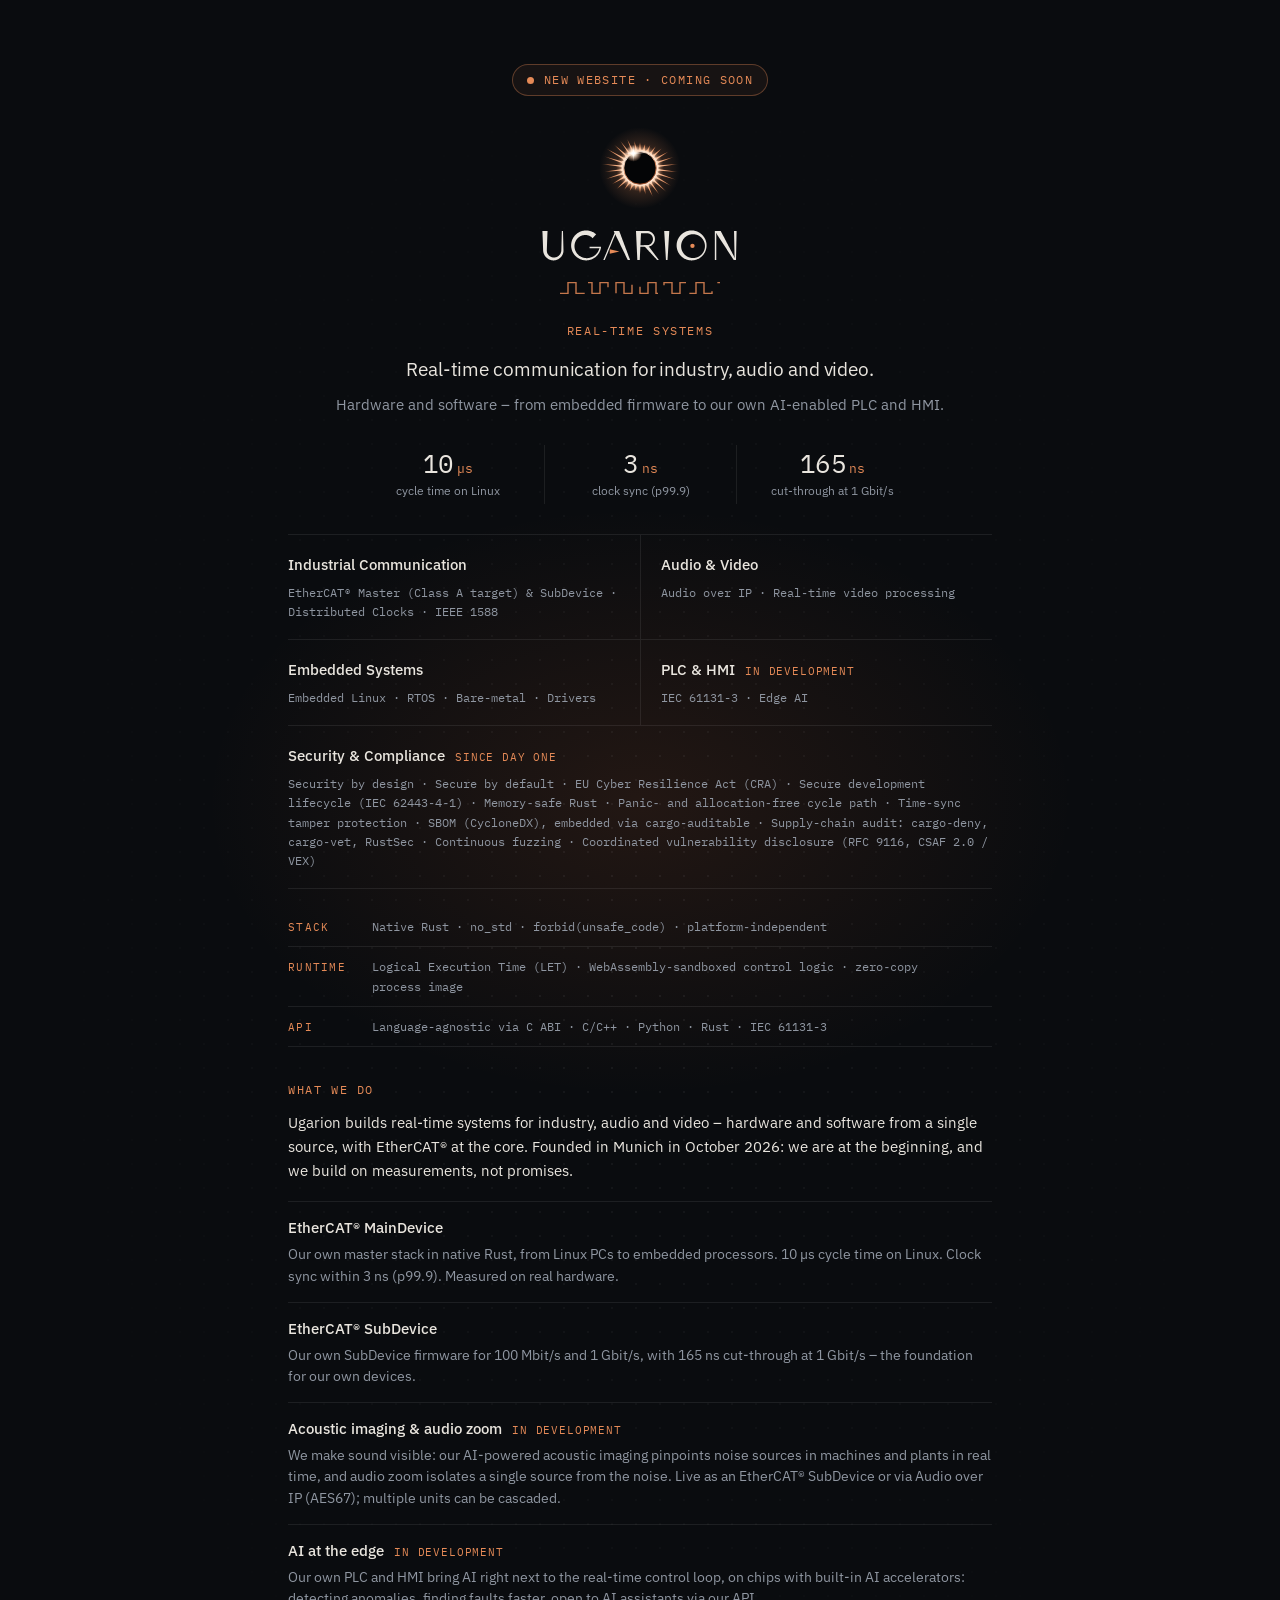
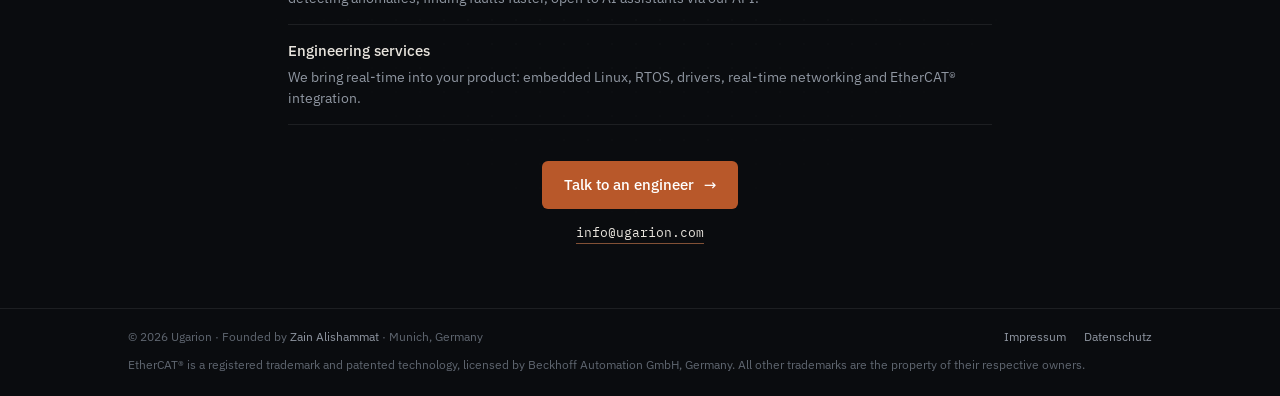
<file: index.html>
<!doctype html>
<html lang="en">
<head>
<meta charset="utf-8">
<meta name="viewport" content="width=device-width, initial-scale=1">
<title>Ugarion – Real-time systems for industry, audio and video</title>
<meta name="description" content="Ugarion builds real-time communication for industry, audio and video – hardware and software, from embedded firmware to its own AI-enabled PLC and HMI. Munich, Germany.">
<meta name="theme-color" content="#0a0c0f">
<meta property="og:type" content="website">
<meta property="og:url" content="https://ugarion.com/">
<meta property="og:site_name" content="Ugarion">
<meta property="og:title" content="Ugarion – Real-time systems">
<meta property="og:description" content="Real-time communication for industry, audio and video. Native Rust EtherCAT® stack, Audio over IP, embedded systems.">
<meta property="og:image" content="https://ugarion.com/assets/og.png">
<meta property="og:image:width" content="1200">
<meta property="og:image:height" content="630">
<meta name="twitter:card" content="summary_large_image">
<link rel="icon" href="/favicon.ico" sizes="any">
<link rel="icon" href="/assets/favicon.svg" type="image/svg+xml">
<link rel="icon" href="/assets/favicon-96.png" type="image/png" sizes="96x96">
<link rel="apple-touch-icon" href="/assets/apple-touch-icon.png">
<link rel="stylesheet" href="/assets/style.css">
<link rel="canonical" href="https://ugarion.com/">
<script type="application/ld+json">
{
 "@context": "https://schema.org",
 "@type": "Organization",
 "@id": "https://ugarion.com/#organization",
 "name": "Ugarion",
 "url": "https://ugarion.com/",
 "logo": "https://ugarion.com/assets/logo.png",
 "description": "Real-time communication for industry, audio and video – hardware and software, from embedded firmware to our own AI-enabled PLC and HMI.",
 "email": "info@ugarion.com",
 "foundingDate": "2026-10-13",
 "address": {
  "@type": "PostalAddress",
  "addressLocality": "München",
  "addressCountry": "DE"
 },
 "founder": {
  "@type": "Person",
  "name": "Zain Alishammat",
  "jobTitle": "Founder",
  "url": "https://ugarion.com/zain-alishammat.html",
  "sameAs": [
   "https://www.linkedin.com/in/zainalishammat/"
  ]
 },
 "knowsAbout": ["Real-time systems", "EtherCAT", "Industrial communication", "Embedded systems", "Rust", "AES67", "RAVENNA", "Audio over IP", "IEEE 1588 Precision Time Protocol"],
 "sameAs": [
  "https://www.linkedin.com/company/ugarion/",
  "https://www.munich-startup.de/startups-and-ecosystem/ugarion"
 ]
}
</script>
</head>
<body>
<main class="stage">
  <div class="card wide">
    <p class="launch">New website · coming soon</p>
    <svg class="mark" viewBox="0 0 64 64" aria-hidden="true"><defs><linearGradient id="ry0_0" gradientUnits="userSpaceOnUse" x1="32.00" y1="19.35" x2="32.00" y2="11.99"><stop offset="0" stop-color="#fff4e8"/><stop offset=".25" stop-color="#f7b88f"/><stop offset=".7" stop-color="#e58a57" stop-opacity=".85"/><stop offset="1" stop-color="#e58a57" stop-opacity="0"/></linearGradient><linearGradient id="ry0_1" gradientUnits="userSpaceOnUse" x1="34.63" y1="19.63" x2="35.99" y2="13.23"><stop offset="0" stop-color="#fff4e8"/><stop offset=".25" stop-color="#f7b88f"/><stop offset=".7" stop-color="#e58a57" stop-opacity=".85"/><stop offset="1" stop-color="#e58a57" stop-opacity="0"/></linearGradient><linearGradient id="ry0_2" gradientUnits="userSpaceOnUse" x1="37.15" y1="20.44" x2="39.94" y2="14.16"><stop offset="0" stop-color="#fff4e8"/><stop offset=".25" stop-color="#f7b88f"/><stop offset=".7" stop-color="#e58a57" stop-opacity=".85"/><stop offset="1" stop-color="#e58a57" stop-opacity="0"/></linearGradient><linearGradient id="ry0_3" gradientUnits="userSpaceOnUse" x1="39.44" y1="21.77" x2="44.30" y2="15.07"><stop offset="0" stop-color="#fff4e8"/><stop offset=".25" stop-color="#f7b88f"/><stop offset=".7" stop-color="#e58a57" stop-opacity=".85"/><stop offset="1" stop-color="#e58a57" stop-opacity="0"/></linearGradient><linearGradient id="ry0_4" gradientUnits="userSpaceOnUse" x1="41.40" y1="23.54" x2="48.85" y2="16.82"><stop offset="0" stop-color="#fff4e8"/><stop offset=".25" stop-color="#f7b88f"/><stop offset=".7" stop-color="#e58a57" stop-opacity=".85"/><stop offset="1" stop-color="#e58a57" stop-opacity="0"/></linearGradient><linearGradient id="ry0_5" gradientUnits="userSpaceOnUse" x1="42.96" y1="25.68" x2="54.14" y2="19.22"><stop offset="0" stop-color="#fff4e8"/><stop offset=".25" stop-color="#f7b88f"/><stop offset=".7" stop-color="#e58a57" stop-opacity=".85"/><stop offset="1" stop-color="#e58a57" stop-opacity="0"/></linearGradient><linearGradient id="ry0_6" gradientUnits="userSpaceOnUse" x1="44.03" y1="28.09" x2="58.23" y2="23.48"><stop offset="0" stop-color="#fff4e8"/><stop offset=".25" stop-color="#f7b88f"/><stop offset=".7" stop-color="#e58a57" stop-opacity=".85"/><stop offset="1" stop-color="#e58a57" stop-opacity="0"/></linearGradient><linearGradient id="ry0_7" gradientUnits="userSpaceOnUse" x1="44.58" y1="30.68" x2="61.43" y2="28.91"><stop offset="0" stop-color="#fff4e8"/><stop offset=".25" stop-color="#f7b88f"/><stop offset=".7" stop-color="#e58a57" stop-opacity=".85"/><stop offset="1" stop-color="#e58a57" stop-opacity="0"/></linearGradient><linearGradient id="ry0_8" gradientUnits="userSpaceOnUse" x1="44.58" y1="33.32" x2="61.27" y2="35.08"><stop offset="0" stop-color="#fff4e8"/><stop offset=".25" stop-color="#f7b88f"/><stop offset=".7" stop-color="#e58a57" stop-opacity=".85"/><stop offset="1" stop-color="#e58a57" stop-opacity="0"/></linearGradient><linearGradient id="ry0_9" gradientUnits="userSpaceOnUse" x1="44.03" y1="35.91" x2="60.06" y2="41.12"><stop offset="0" stop-color="#fff4e8"/><stop offset=".25" stop-color="#f7b88f"/><stop offset=".7" stop-color="#e58a57" stop-opacity=".85"/><stop offset="1" stop-color="#e58a57" stop-opacity="0"/></linearGradient><linearGradient id="ry0_10" gradientUnits="userSpaceOnUse" x1="42.96" y1="38.33" x2="56.16" y2="45.95"><stop offset="0" stop-color="#fff4e8"/><stop offset=".25" stop-color="#f7b88f"/><stop offset=".7" stop-color="#e58a57" stop-opacity=".85"/><stop offset="1" stop-color="#e58a57" stop-opacity="0"/></linearGradient><linearGradient id="ry0_11" gradientUnits="userSpaceOnUse" x1="41.40" y1="40.46" x2="52.49" y2="50.45"><stop offset="0" stop-color="#fff4e8"/><stop offset=".25" stop-color="#f7b88f"/><stop offset=".7" stop-color="#e58a57" stop-opacity=".85"/><stop offset="1" stop-color="#e58a57" stop-opacity="0"/></linearGradient><linearGradient id="ry0_12" gradientUnits="userSpaceOnUse" x1="39.44" y1="42.23" x2="46.93" y2="52.55"><stop offset="0" stop-color="#fff4e8"/><stop offset=".25" stop-color="#f7b88f"/><stop offset=".7" stop-color="#e58a57" stop-opacity=".85"/><stop offset="1" stop-color="#e58a57" stop-opacity="0"/></linearGradient><linearGradient id="ry0_13" gradientUnits="userSpaceOnUse" x1="37.15" y1="43.56" x2="41.91" y2="54.26"><stop offset="0" stop-color="#fff4e8"/><stop offset=".25" stop-color="#f7b88f"/><stop offset=".7" stop-color="#e58a57" stop-opacity=".85"/><stop offset="1" stop-color="#e58a57" stop-opacity="0"/></linearGradient><linearGradient id="ry0_14" gradientUnits="userSpaceOnUse" x1="34.63" y1="44.37" x2="36.37" y2="52.57"><stop offset="0" stop-color="#fff4e8"/><stop offset=".25" stop-color="#f7b88f"/><stop offset=".7" stop-color="#e58a57" stop-opacity=".85"/><stop offset="1" stop-color="#e58a57" stop-opacity="0"/></linearGradient><linearGradient id="ry0_15" gradientUnits="userSpaceOnUse" x1="32.00" y1="44.65" x2="32.00" y2="51.77"><stop offset="0" stop-color="#fff4e8"/><stop offset=".25" stop-color="#f7b88f"/><stop offset=".7" stop-color="#e58a57" stop-opacity=".85"/><stop offset="1" stop-color="#e58a57" stop-opacity="0"/></linearGradient><linearGradient id="ry0_16" gradientUnits="userSpaceOnUse" x1="29.37" y1="44.37" x2="28.35" y2="49.16"><stop offset="0" stop-color="#fff4e8"/><stop offset=".25" stop-color="#f7b88f"/><stop offset=".7" stop-color="#e58a57" stop-opacity=".85"/><stop offset="1" stop-color="#e58a57" stop-opacity="0"/></linearGradient><linearGradient id="ry0_17" gradientUnits="userSpaceOnUse" x1="26.85" y1="43.56" x2="23.94" y2="50.10"><stop offset="0" stop-color="#fff4e8"/><stop offset=".25" stop-color="#f7b88f"/><stop offset=".7" stop-color="#e58a57" stop-opacity=".85"/><stop offset="1" stop-color="#e58a57" stop-opacity="0"/></linearGradient><linearGradient id="ry0_18" gradientUnits="userSpaceOnUse" x1="24.56" y1="42.23" x2="19.71" y2="48.91"><stop offset="0" stop-color="#fff4e8"/><stop offset=".25" stop-color="#f7b88f"/><stop offset=".7" stop-color="#e58a57" stop-opacity=".85"/><stop offset="1" stop-color="#e58a57" stop-opacity="0"/></linearGradient><linearGradient id="ry0_19" gradientUnits="userSpaceOnUse" x1="22.60" y1="40.46" x2="13.77" y2="48.42"><stop offset="0" stop-color="#fff4e8"/><stop offset=".25" stop-color="#f7b88f"/><stop offset=".7" stop-color="#e58a57" stop-opacity=".85"/><stop offset="1" stop-color="#e58a57" stop-opacity="0"/></linearGradient><linearGradient id="ry0_20" gradientUnits="userSpaceOnUse" x1="21.04" y1="38.33" x2="10.19" y2="44.59"><stop offset="0" stop-color="#fff4e8"/><stop offset=".25" stop-color="#f7b88f"/><stop offset=".7" stop-color="#e58a57" stop-opacity=".85"/><stop offset="1" stop-color="#e58a57" stop-opacity="0"/></linearGradient><linearGradient id="ry0_21" gradientUnits="userSpaceOnUse" x1="19.97" y1="35.91" x2="5.50" y2="40.61"><stop offset="0" stop-color="#fff4e8"/><stop offset=".25" stop-color="#f7b88f"/><stop offset=".7" stop-color="#e58a57" stop-opacity=".85"/><stop offset="1" stop-color="#e58a57" stop-opacity="0"/></linearGradient><linearGradient id="ry0_22" gradientUnits="userSpaceOnUse" x1="19.42" y1="33.32" x2="4.60" y2="34.88"><stop offset="0" stop-color="#fff4e8"/><stop offset=".25" stop-color="#f7b88f"/><stop offset=".7" stop-color="#e58a57" stop-opacity=".85"/><stop offset="1" stop-color="#e58a57" stop-opacity="0"/></linearGradient><linearGradient id="ry0_23" gradientUnits="userSpaceOnUse" x1="19.42" y1="30.68" x2="2.27" y2="28.88"><stop offset="0" stop-color="#fff4e8"/><stop offset=".25" stop-color="#f7b88f"/><stop offset=".7" stop-color="#e58a57" stop-opacity=".85"/><stop offset="1" stop-color="#e58a57" stop-opacity="0"/></linearGradient><linearGradient id="ry0_24" gradientUnits="userSpaceOnUse" x1="19.97" y1="28.09" x2="4.45" y2="23.05"><stop offset="0" stop-color="#fff4e8"/><stop offset=".25" stop-color="#f7b88f"/><stop offset=".7" stop-color="#e58a57" stop-opacity=".85"/><stop offset="1" stop-color="#e58a57" stop-opacity="0"/></linearGradient><linearGradient id="ry0_25" gradientUnits="userSpaceOnUse" x1="21.04" y1="25.67" x2="5.93" y2="16.95"><stop offset="0" stop-color="#fff4e8"/><stop offset=".25" stop-color="#f7b88f"/><stop offset=".7" stop-color="#e58a57" stop-opacity=".85"/><stop offset="1" stop-color="#e58a57" stop-opacity="0"/></linearGradient><linearGradient id="ry0_26" gradientUnits="userSpaceOnUse" x1="22.60" y1="23.54" x2="11.91" y2="13.91"><stop offset="0" stop-color="#fff4e8"/><stop offset=".25" stop-color="#f7b88f"/><stop offset=".7" stop-color="#e58a57" stop-opacity=".85"/><stop offset="1" stop-color="#e58a57" stop-opacity="0"/></linearGradient><linearGradient id="ry0_27" gradientUnits="userSpaceOnUse" x1="24.56" y1="21.77" x2="16.61" y2="10.82"><stop offset="0" stop-color="#fff4e8"/><stop offset=".25" stop-color="#f7b88f"/><stop offset=".7" stop-color="#e58a57" stop-opacity=".85"/><stop offset="1" stop-color="#e58a57" stop-opacity="0"/></linearGradient><linearGradient id="ry0_28" gradientUnits="userSpaceOnUse" x1="26.85" y1="20.44" x2="22.03" y2="9.60"><stop offset="0" stop-color="#fff4e8"/><stop offset=".25" stop-color="#f7b88f"/><stop offset=".7" stop-color="#e58a57" stop-opacity=".85"/><stop offset="1" stop-color="#e58a57" stop-opacity="0"/></linearGradient><linearGradient id="ry0_29" gradientUnits="userSpaceOnUse" x1="29.37" y1="19.63" x2="27.50" y2="10.84"><stop offset="0" stop-color="#fff4e8"/><stop offset=".25" stop-color="#f7b88f"/><stop offset=".7" stop-color="#e58a57" stop-opacity=".85"/><stop offset="1" stop-color="#e58a57" stop-opacity="0"/></linearGradient><radialGradient id="ha0" cx="32" cy="32" r="31" gradientUnits="userSpaceOnUse"><stop offset=".40" stop-color="#ffd2b0" stop-opacity=".5"/><stop offset=".52" stop-color="#e58a57" stop-opacity=".2"/><stop offset="1" stop-color="#e58a57" stop-opacity="0"/></radialGradient><linearGradient id="rim0" gradientUnits="userSpaceOnUse" x1="26.96" y1="20.67" x2="37.04" y2="43.33"><stop offset="0" stop-color="#fff4e8"/><stop offset=".5" stop-color="#f19a68"/><stop offset="1" stop-color="#a64d25"/></linearGradient><radialGradient id="gl0"><stop offset="0" stop-color="#ffffff"/><stop offset=".3" stop-color="#fff1e0" stop-opacity=".95"/><stop offset="1" stop-color="#ffb489" stop-opacity="0"/></radialGradient><radialGradient id="st0" cx="26.96" cy="20.67" r="10" gradientUnits="userSpaceOnUse"><stop offset="0" stop-color="#ffffff" stop-opacity=".95"/><stop offset="1" stop-color="#ffffff" stop-opacity="0"/></radialGradient><radialGradient id="ic0" cx="32" cy="32" r="18.0" gradientUnits="userSpaceOnUse"><stop offset="0.689" stop-color="#fff4e8" stop-opacity=".95"/><stop offset="0.778" stop-color="#ffd2b0" stop-opacity=".45"/><stop offset="1" stop-color="#e58a57" stop-opacity="0"/></radialGradient></defs><circle cx="32" cy="32" r="31" fill="url(#ha0)"/><g><polygon points="30.15,19.35 31.37,17.06 32.00,11.99 32.63,17.06 33.85,19.35" fill="url(#ry0_0)"/><polygon points="32.82,19.24 34.49,17.25 35.99,13.23 35.72,17.51 36.44,20.01" fill="url(#ry0_1)"/><polygon points="35.46,19.69 37.50,18.09 39.94,14.16 38.65,18.60 38.84,21.20" fill="url(#ry0_2)"/><polygon points="37.94,20.68 40.27,19.54 44.30,15.07 41.29,20.28 40.93,22.85" fill="url(#ry0_3)"/><polygon points="40.16,22.16 42.68,21.53 48.85,16.82 43.53,22.47 42.64,24.91" fill="url(#ry0_4)"/><polygon points="42.03,24.07 44.63,23.98 54.14,19.22 45.26,25.07 43.88,27.28" fill="url(#ry0_5)"/><polygon points="43.46,26.33 46.02,26.78 58.23,23.48 46.41,27.98 44.60,29.85" fill="url(#ry0_6)"/><polygon points="44.39,28.84 46.80,29.81 61.43,28.91 46.93,31.06 44.77,32.52" fill="url(#ry0_7)"/><polygon points="44.77,31.48 46.93,32.94 61.27,35.08 46.80,34.19 44.39,35.16" fill="url(#ry0_8)"/><polygon points="44.60,34.15 46.41,36.02 60.06,41.12 46.02,37.22 43.46,37.67" fill="url(#ry0_9)"/><polygon points="43.88,36.72 45.26,38.93 56.16,45.95 44.63,40.02 42.03,39.93" fill="url(#ry0_10)"/><polygon points="42.64,39.09 43.53,41.53 52.49,50.45 42.68,42.47 40.16,41.84" fill="url(#ry0_11)"/><polygon points="40.93,41.15 41.29,43.72 46.93,52.55 40.27,44.46 37.94,43.32" fill="url(#ry0_12)"/><polygon points="38.84,42.80 38.65,45.40 41.91,54.26 37.50,45.91 35.46,44.31" fill="url(#ry0_13)"/><polygon points="36.44,43.99 35.72,46.49 36.37,52.57 34.49,46.75 32.82,44.76" fill="url(#ry0_14)"/><polygon points="33.85,44.65 32.63,46.94 32.00,51.77 31.37,46.94 30.15,44.65" fill="url(#ry0_15)"/><polygon points="31.18,44.76 29.51,46.75 28.35,49.16 28.28,46.49 27.56,43.99" fill="url(#ry0_16)"/><polygon points="28.54,44.31 26.50,45.91 23.94,50.10 25.35,45.40 25.16,42.80" fill="url(#ry0_17)"/><polygon points="26.06,43.32 23.73,44.46 19.71,48.91 22.71,43.72 23.07,41.15" fill="url(#ry0_18)"/><polygon points="23.84,41.84 21.32,42.47 13.77,48.42 20.47,41.53 21.36,39.09" fill="url(#ry0_19)"/><polygon points="21.97,39.93 19.37,40.02 10.19,44.59 18.74,38.93 20.12,36.72" fill="url(#ry0_20)"/><polygon points="20.54,37.67 17.98,37.22 5.50,40.61 17.59,36.02 19.40,34.15" fill="url(#ry0_21)"/><polygon points="19.61,35.16 17.20,34.19 4.60,34.88 17.07,32.94 19.23,31.48" fill="url(#ry0_22)"/><polygon points="19.23,32.52 17.07,31.06 2.27,28.88 17.20,29.81 19.61,28.84" fill="url(#ry0_23)"/><polygon points="19.40,29.85 17.59,27.98 4.45,23.05 17.98,26.78 20.54,26.33" fill="url(#ry0_24)"/><polygon points="20.12,27.28 18.74,25.07 5.93,16.95 19.37,23.98 21.97,24.07" fill="url(#ry0_25)"/><polygon points="21.36,24.91 20.47,22.47 11.91,13.91 21.32,21.53 23.84,22.16" fill="url(#ry0_26)"/><polygon points="23.07,22.85 22.71,20.28 16.61,10.82 23.73,19.54 26.06,20.68" fill="url(#ry0_27)"/><polygon points="25.16,21.20 25.35,18.60 22.03,9.60 26.50,18.09 28.54,19.69" fill="url(#ry0_28)"/><polygon points="27.56,20.01 28.28,17.51 27.50,10.84 29.51,17.25 31.18,19.24" fill="url(#ry0_29)"/></g><circle cx="32" cy="32" r="18.0" fill="url(#ic0)"/><g><circle cx="32" cy="32" r="12.4" fill="#040506"/><circle cx="32" cy="32" r="12.4" fill="none" stroke="url(#rim0)" stroke-width=".7"/></g><g style="transform-origin:26.96px 20.67px"><circle cx="26.96" cy="20.67" r="6.5" fill="url(#gl0)"/><polygon points="26.96,21.12 36.96,20.67 26.96,20.22" fill="url(#st0)"/><polygon points="26.96,20.22 16.96,20.67 26.96,21.12" fill="url(#st0)"/><polygon points="26.51,20.67 26.96,27.17 27.41,20.67" fill="url(#st0)"/><polygon points="27.41,20.67 26.96,14.17 26.51,20.67" fill="url(#st0)"/><circle cx="26.96" cy="20.67" r="1.25" fill="#ffffff"/></g></svg>
    <h1 class="word"><svg viewBox="-8 -10 688 122" class="wm" role="img" aria-label="UGARION"><defs><clipPath id="ug-cap"><rect x="-20" y="0" width="712" height="100"/></clipPath></defs><g fill="#e9e5de" clip-path="url(#ug-cap)"><path transform="translate(209.00 0)" d="M36.03 -0.45 L37.75 3.08 L39.46 6.61 L41.18 10.14 L42.89 13.66 L44.61 17.19 L46.32 20.72 L48.04 24.25 L49.75 27.77 L51.47 31.30 L53.18 34.83 L54.90 38.36 L56.61 41.88 L58.33 45.41 L60.04 48.94 L61.76 52.47 L63.47 55.99 L65.19 59.52 L66.90 63.05 L68.62 66.58 L70.33 70.11 L72.05 73.63 L73.76 77.16 L75.48 80.69 L77.19 84.22 L78.91 87.74 L80.62 91.27 L82.34 94.80 L84.05 98.33 L85.77 101.85 L87.48 105.38 L93.92 102.62 L92.54 98.95 L91.16 95.27 L89.78 91.60 L88.40 87.93 L87.02 84.26 L85.65 80.58 L84.27 76.91 L82.89 73.24 L81.51 69.57 L80.13 65.89 L78.76 62.22 L77.38 58.55 L76.00 54.88 L74.62 51.21 L73.24 47.53 L71.86 43.86 L70.49 40.19 L69.11 36.52 L67.73 32.84 L66.35 29.17 L64.97 25.50 L63.59 21.83 L62.22 18.15 L60.84 14.48 L59.46 10.81 L58.08 7.14 L56.70 3.46 L55.33 -0.21 L53.95 -3.88 L52.57 -7.55 Z"/><path transform="translate(209.00 0)" d="M43.62 -2.86 L41.42 2.44 L39.21 7.74 L37.01 13.04 L34.80 18.34 L32.60 23.64 L30.39 28.94 L28.19 34.24 L25.98 39.54 L23.78 44.84 L21.57 50.14 L19.37 55.44 L17.16 60.74 L14.96 66.04 L12.75 71.34 L10.55 76.64 L8.34 81.94 L6.14 87.24 L3.93 92.54 L1.73 97.84 L-0.48 103.14 L3.68 104.86 L5.88 99.56 L8.09 94.26 L10.29 88.96 L12.50 83.66 L14.70 78.36 L16.91 73.06 L19.11 67.76 L21.32 62.46 L23.52 57.16 L25.73 51.86 L27.93 46.56 L30.14 41.26 L32.34 35.96 L34.55 30.66 L36.75 25.36 L38.96 20.06 L41.16 14.76 L43.37 9.46 L45.57 4.16 L47.78 -1.14 Z"/><path transform="translate(322.00 0)" d="M0.00 -4.00 L0.17 -0.40 L0.33 3.20 L0.50 6.80 L0.67 10.40 L0.83 14.00 L1.00 17.60 L1.17 21.20 L1.33 24.80 L1.50 28.40 L1.67 32.00 L1.83 35.60 L2.00 39.20 L2.17 42.80 L2.33 46.40 L2.50 50.00 L2.67 53.60 L2.83 57.20 L3.00 60.80 L3.17 64.40 L3.33 68.00 L3.50 71.60 L3.67 75.20 L3.83 78.80 L4.00 82.40 L4.17 86.00 L4.33 89.60 L4.50 93.20 L4.67 96.80 L4.83 100.40 L5.00 104.00 L13.00 104.00 L13.17 100.40 L13.33 96.80 L13.50 93.20 L13.67 89.60 L13.83 86.00 L14.00 82.40 L14.17 78.80 L14.33 75.20 L14.50 71.60 L14.67 68.00 L14.83 64.40 L15.00 60.80 L15.17 57.20 L15.33 53.60 L15.50 50.00 L15.67 46.40 L15.83 42.80 L16.00 39.20 L16.17 35.60 L16.33 32.00 L16.50 28.40 L16.67 24.80 L16.83 21.20 L17.00 17.60 L17.17 14.00 L17.33 10.40 L17.50 6.80 L17.67 3.20 L17.83 -0.40 L18.00 -4.00 Z"/><path transform="translate(322.00 0)" d="M6.00 8.50 L8.67 8.46 L11.33 8.41 L14.00 8.37 L16.67 8.33 L19.33 8.28 L22.00 8.24 L24.67 8.20 L27.33 8.16 L30.00 8.11 L32.67 8.07 L35.33 8.03 L37.95 7.98 L39.26 8.00 L40.51 8.09 L41.76 8.27 L43.00 8.52 L44.22 8.85 L45.42 9.25 L46.60 9.73 L47.74 10.29 L48.84 10.91 L49.91 11.61 L50.93 12.37 L51.90 13.20 L52.82 14.08 L53.69 15.02 L54.49 16.02 L55.23 17.07 L55.90 18.16 L56.51 19.29 L57.04 20.46 L57.50 21.66 L57.88 22.89 L58.19 24.15 L58.41 25.42 L58.56 26.71 L58.62 28.00 L58.61 29.30 L58.51 30.59 L58.33 31.88 L58.07 33.15 L57.73 34.41 L57.31 35.65 L56.82 36.85 L56.24 38.03 L55.60 39.17 L54.88 40.27 L54.10 41.32 L53.25 42.32 L52.34 43.27 L51.36 44.15 L50.34 44.98 L49.26 45.74 L48.14 46.44 L46.97 47.06 L45.76 47.61 L44.52 48.08 L43.26 48.47 L41.97 48.79 L40.66 49.02 L39.33 49.17 L37.97 49.23 L35.33 49.28 L32.67 49.32 L30.00 49.36 L27.33 49.41 L24.67 49.45 L22.00 49.49 L19.33 49.53 L16.67 49.58 L14.00 49.62 L11.33 49.66 L8.67 49.71 L6.00 49.75 L6.00 54.25 L8.67 54.29 L11.33 54.34 L14.00 54.38 L16.67 54.42 L19.33 54.47 L22.00 54.51 L24.67 54.55 L27.33 54.59 L30.00 54.64 L32.67 54.68 L35.33 54.72 L38.03 54.77 L39.68 54.74 L41.36 54.60 L43.03 54.36 L44.68 54.02 L46.31 53.57 L47.91 53.02 L49.47 52.37 L50.99 51.63 L52.46 50.78 L53.88 49.85 L55.23 48.83 L56.52 47.72 L57.74 46.54 L58.89 45.28 L59.95 43.95 L60.93 42.55 L61.82 41.09 L62.62 39.58 L63.32 38.02 L63.92 36.42 L64.42 34.78 L64.82 33.12 L65.11 31.42 L65.30 29.72 L65.38 28.00 L65.35 26.28 L65.21 24.56 L64.96 22.86 L64.61 21.17 L64.15 19.50 L63.59 17.87 L62.92 16.27 L62.16 14.72 L61.30 13.21 L60.34 11.77 L59.30 10.38 L58.17 9.06 L56.96 7.81 L55.67 6.64 L54.31 5.56 L52.88 4.56 L51.39 3.65 L49.84 2.83 L48.25 2.12 L46.61 1.50 L44.93 0.99 L43.23 0.58 L41.50 0.29 L39.76 0.10 L38.05 0.02 L35.33 -0.03 L32.67 -0.07 L30.00 -0.11 L27.33 -0.16 L24.67 -0.20 L22.00 -0.24 L19.33 -0.28 L16.67 -0.33 L14.00 -0.37 L11.33 -0.41 L8.67 -0.46 L6.00 -0.50 Z"/><path transform="translate(322.00 0)" d="M26.50 49.75 L26.39 49.84 L28.22 51.82 L30.06 53.80 L31.89 55.78 L33.73 57.76 L35.56 59.74 L37.40 61.72 L39.23 63.70 L41.07 65.68 L42.90 67.66 L44.74 69.64 L46.57 71.62 L48.41 73.60 L50.24 75.58 L52.08 77.56 L53.91 79.54 L55.75 81.52 L57.58 83.50 L59.42 85.48 L61.25 87.46 L63.08 89.44 L64.92 91.42 L66.75 93.40 L68.59 95.38 L70.42 97.36 L72.26 99.34 L74.09 101.32 L75.93 103.30 L77.76 105.28 L80.84 102.72 L79.22 100.56 L77.61 98.39 L75.99 96.23 L74.38 94.07 L72.76 91.91 L71.15 89.74 L69.53 87.58 L67.92 85.42 L66.30 83.25 L64.68 81.09 L63.07 78.93 L61.45 76.77 L59.84 74.60 L58.22 72.44 L56.61 70.28 L54.99 68.11 L53.38 65.95 L51.76 63.79 L50.15 61.63 L48.53 59.46 L46.92 57.30 L45.30 55.14 L43.69 52.97 L42.07 50.81 L41.28 49.75 Z"/><path transform="translate(419.00 0)" d="M0.00 -4.00 L0.22 -0.40 L0.43 3.20 L0.65 6.80 L0.87 10.40 L1.08 14.00 L1.30 17.60 L1.52 21.20 L1.73 24.80 L1.95 28.40 L2.17 32.00 L2.38 35.60 L2.60 39.20 L2.82 42.80 L3.03 46.40 L3.25 50.00 L3.47 53.60 L3.68 57.20 L3.90 60.80 L4.12 64.40 L4.33 68.00 L4.55 71.60 L4.77 75.20 L4.98 78.80 L5.20 82.40 L5.42 86.00 L5.63 89.60 L5.85 93.20 L6.07 96.80 L6.28 100.40 L6.50 104.00 L11.50 104.00 L11.72 100.40 L11.93 96.80 L12.15 93.20 L12.37 89.60 L12.58 86.00 L12.80 82.40 L13.02 78.80 L13.23 75.20 L13.45 71.60 L13.67 68.00 L13.88 64.40 L14.10 60.80 L14.32 57.20 L14.53 53.60 L14.75 50.00 L14.97 46.40 L15.18 42.80 L15.40 39.20 L15.62 35.60 L15.83 32.00 L16.05 28.40 L16.27 24.80 L16.48 21.20 L16.70 17.60 L16.92 14.00 L17.13 10.40 L17.35 6.80 L17.57 3.20 L17.78 -0.40 L18.00 -4.00 Z"/><path transform="translate(588.00 0)" d="M5.50 -4.00 L5.50 1.40 L5.50 6.80 L5.50 12.20 L5.50 17.60 L5.50 23.00 L5.50 28.40 L5.50 33.80 L5.50 39.20 L5.50 44.60 L5.50 50.00 L5.50 55.40 L5.50 60.80 L5.50 66.20 L5.50 71.60 L5.50 77.00 L5.50 82.40 L5.50 87.80 L5.50 93.20 L5.50 98.60 L5.50 104.00 L10.50 104.00 L10.50 98.60 L10.50 93.20 L10.50 87.80 L10.50 82.40 L10.50 77.00 L10.50 71.60 L10.50 66.20 L10.50 60.80 L10.50 55.40 L10.50 50.00 L10.50 44.60 L10.50 39.20 L10.50 33.80 L10.50 28.40 L10.50 23.00 L10.50 17.60 L10.50 12.20 L10.50 6.80 L10.50 1.40 L10.50 -4.00 Z"/><path transform="translate(588.00 0)" d="M5.59 0.55 L7.87 4.05 L10.15 7.55 L12.43 11.04 L14.71 14.54 L16.99 18.04 L19.27 21.54 L21.55 25.04 L23.84 28.54 L26.12 32.04 L28.40 35.54 L30.68 39.04 L32.96 42.54 L35.24 46.03 L37.52 49.53 L39.80 53.03 L42.08 56.53 L44.36 60.03 L46.64 63.53 L48.92 67.03 L51.20 70.53 L53.48 74.03 L55.77 77.52 L58.05 81.02 L60.33 84.52 L62.61 88.02 L64.89 91.52 L67.17 95.02 L69.45 98.52 L71.73 102.02 L74.01 105.52 L79.19 102.48 L77.25 98.78 L75.32 95.08 L73.38 91.38 L71.45 87.68 L69.51 83.98 L67.58 80.28 L65.64 76.58 L63.70 72.88 L61.77 69.17 L59.83 65.47 L57.90 61.77 L55.96 58.07 L54.03 54.37 L52.09 50.67 L50.16 46.97 L48.22 43.27 L46.28 39.57 L44.35 35.86 L42.41 32.16 L40.48 28.46 L38.54 24.76 L36.61 21.06 L34.67 17.36 L32.74 13.66 L30.80 9.96 L28.86 6.26 L26.93 2.56 L24.99 -1.15 L23.06 -4.85 L21.12 -8.55 Z"/><path transform="translate(588.00 0)" d="M71.50 -4.00 L71.61 1.40 L71.72 6.80 L71.84 12.20 L71.95 17.60 L72.06 23.00 L72.17 28.40 L72.29 33.80 L72.40 39.20 L72.51 44.60 L72.62 50.00 L72.74 55.40 L72.85 60.80 L72.96 66.20 L73.08 71.60 L73.19 77.00 L73.30 82.40 L73.41 87.80 L73.53 93.20 L73.64 98.60 L73.75 104.00 L78.25 104.00 L78.36 98.60 L78.47 93.20 L78.59 87.80 L78.70 82.40 L78.81 77.00 L78.92 71.60 L79.04 66.20 L79.15 60.80 L79.26 55.40 L79.38 50.00 L79.49 44.60 L79.60 39.20 L79.71 33.80 L79.83 28.40 L79.94 23.00 L80.05 17.60 L80.16 12.20 L80.28 6.80 L80.39 1.40 L80.50 -4.00 Z"/></g><g fill="#e9e5de"><path transform="translate(0.00 0)" d="M0.00 0.00 L0.14 1.66 L0.24 3.33 L0.33 4.99 L0.42 6.65 L0.50 8.32 L0.57 9.98 L0.65 11.64 L0.72 13.30 L0.79 14.97 L0.86 16.63 L0.93 18.29 L1.00 19.96 L1.07 21.62 L1.13 23.28 L1.20 24.95 L1.26 26.61 L1.32 28.27 L1.38 29.93 L1.44 31.60 L1.50 33.26 L1.56 34.92 L1.62 36.59 L1.68 38.25 L1.74 39.91 L1.80 41.58 L1.86 43.24 L1.91 44.90 L1.97 46.56 L2.03 48.23 L2.08 49.89 L2.14 51.55 L2.19 53.22 L2.25 54.88 L2.30 56.54 L2.35 58.21 L2.41 59.87 L2.46 61.53 L2.51 63.19 L2.57 64.86 L2.62 66.57 L2.68 67.95 L2.81 69.37 L2.98 70.78 L3.21 72.19 L3.50 73.58 L3.84 74.96 L4.23 76.33 L4.68 77.67 L5.18 79.00 L5.73 80.30 L6.33 81.58 L6.97 82.84 L7.67 84.07 L8.41 85.26 L9.20 86.43 L10.04 87.56 L10.91 88.66 L11.83 89.73 L12.79 90.75 L13.78 91.74 L14.82 92.68 L15.88 93.58 L16.99 94.44 L18.12 95.26 L19.28 96.03 L20.48 96.75 L21.69 97.42 L22.94 98.05 L24.20 98.62 L25.48 99.15 L26.79 99.62 L28.11 100.04 L29.44 100.41 L30.79 100.73 L32.14 100.99 L33.51 101.20 L34.88 101.36 L36.25 101.46 L37.63 101.51 L39.00 101.50 L40.37 101.44 L41.74 101.33 L43.10 101.16 L44.45 100.94 L45.79 100.67 L47.12 100.34 L48.43 99.96 L49.73 99.54 L51.00 99.06 L52.26 98.53 L53.49 97.96 L54.70 97.34 L55.88 96.67 L57.04 95.95 L58.16 95.20 L59.25 94.39 L60.31 93.55 L61.33 92.67 L62.32 91.75 L63.27 90.79 L64.18 89.80 L65.05 88.77 L65.88 87.71 L66.67 86.62 L67.41 85.50 L68.10 84.36 L68.75 83.18 L69.36 81.99 L69.91 80.77 L70.42 79.53 L70.88 78.28 L71.28 77.01 L71.64 75.73 L71.95 74.43 L72.20 73.12 L72.40 71.81 L72.55 70.49 L72.65 69.17 L72.70 67.84 L72.69 66.55 L72.65 64.86 L72.61 63.19 L72.56 61.53 L72.52 59.87 L72.48 58.21 L72.43 56.54 L72.39 54.88 L72.35 53.22 L72.30 51.55 L72.26 49.89 L72.22 48.23 L72.17 46.56 L72.13 44.90 L72.09 43.24 L72.04 41.58 L72.00 39.91 L71.96 38.25 L71.92 36.59 L71.87 34.92 L71.83 33.26 L71.79 31.60 L71.75 29.93 L71.71 28.27 L71.66 26.61 L71.62 24.95 L71.58 23.28 L71.54 21.62 L71.50 19.96 L71.45 18.29 L71.41 16.63 L71.37 14.97 L71.33 13.30 L71.29 11.64 L71.25 9.98 L71.21 8.32 L71.16 6.65 L71.12 4.99 L71.08 3.33 L71.04 1.66 L71.00 0.00 L67.00 0.00 L66.96 1.66 L66.92 3.33 L66.88 4.99 L66.84 6.65 L66.79 8.32 L66.75 9.98 L66.71 11.64 L66.67 13.30 L66.63 14.97 L66.59 16.63 L66.55 18.29 L66.50 19.96 L66.46 21.62 L66.42 23.28 L66.38 24.95 L66.34 26.61 L66.29 28.27 L66.25 29.93 L66.21 31.60 L66.17 33.26 L66.13 34.92 L66.08 36.59 L66.04 38.25 L66.00 39.91 L65.96 41.58 L65.91 43.24 L65.87 44.90 L65.83 46.56 L65.78 48.23 L65.74 49.89 L65.70 51.55 L65.65 53.22 L65.61 54.88 L65.57 56.54 L65.52 58.21 L65.48 59.87 L65.44 61.53 L65.39 63.19 L65.35 64.86 L65.31 66.49 L65.25 67.55 L65.16 68.58 L65.03 69.60 L64.86 70.62 L64.65 71.62 L64.40 72.62 L64.11 73.60 L63.78 74.57 L63.42 75.53 L63.01 76.47 L62.58 77.39 L62.10 78.29 L61.60 79.17 L61.05 80.04 L60.48 80.87 L59.87 81.69 L59.24 82.47 L58.57 83.24 L57.88 83.97 L57.15 84.68 L56.41 85.35 L55.63 85.99 L54.84 86.61 L54.02 87.19 L53.17 87.73 L52.31 88.25 L51.43 88.72 L50.54 89.17 L49.63 89.57 L48.70 89.94 L47.76 90.27 L46.81 90.57 L45.85 90.82 L44.89 91.04 L43.91 91.22 L42.93 91.36 L41.95 91.47 L40.97 91.53 L39.98 91.55 L39.00 91.54 L38.02 91.49 L37.04 91.40 L36.07 91.27 L35.11 91.10 L34.15 90.90 L33.21 90.65 L32.27 90.38 L31.35 90.06 L30.44 89.71 L29.55 89.32 L28.68 88.91 L27.82 88.45 L26.99 87.97 L26.17 87.45 L25.38 86.90 L24.61 86.32 L23.87 85.72 L23.15 85.08 L22.46 84.42 L21.79 83.73 L21.15 83.02 L20.55 82.28 L19.97 81.52 L19.42 80.74 L18.91 79.94 L18.43 79.13 L17.98 78.29 L17.57 77.44 L17.19 76.58 L16.84 75.70 L16.53 74.81 L16.26 73.91 L16.02 73.00 L15.82 72.09 L15.65 71.16 L15.53 70.24 L15.43 69.31 L15.38 68.38 L15.36 67.45 L15.38 66.47 L15.43 64.86 L15.49 63.19 L15.54 61.53 L15.59 59.87 L15.65 58.21 L15.70 56.54 L15.75 54.88 L15.81 53.22 L15.86 51.55 L15.92 49.89 L15.97 48.23 L16.03 46.56 L16.09 44.90 L16.14 43.24 L16.20 41.58 L16.26 39.91 L16.32 38.25 L16.38 36.59 L16.44 34.92 L16.50 33.26 L16.56 31.60 L16.62 29.93 L16.68 28.27 L16.74 26.61 L16.80 24.95 L16.87 23.28 L16.93 21.62 L17.00 19.96 L17.07 18.29 L17.14 16.63 L17.21 14.97 L17.28 13.30 L17.35 11.64 L17.43 9.98 L17.50 8.32 L17.58 6.65 L17.67 4.99 L17.76 3.33 L17.86 1.66 L18.00 0.00 Z"/><path transform="translate(99.00 0)" d="M86.18 11.93 L84.98 10.88 L83.63 9.76 L82.27 8.71 L80.87 7.70 L79.45 6.75 L77.99 5.84 L76.50 4.98 L74.99 4.18 L73.45 3.42 L71.89 2.71 L70.31 2.06 L68.71 1.46 L67.08 0.92 L65.44 0.43 L63.79 -0.01 L62.12 -0.39 L60.44 -0.71 L58.75 -0.98 L57.05 -1.20 L55.35 -1.35 L53.64 -1.45 L51.93 -1.49 L50.22 -1.48 L48.51 -1.41 L46.81 -1.28 L45.11 -1.10 L43.41 -0.86 L41.73 -0.56 L40.06 -0.21 L38.39 0.20 L36.75 0.66 L35.12 1.18 L33.51 1.75 L31.91 2.37 L30.34 3.05 L28.80 3.78 L27.28 4.56 L25.78 5.39 L24.31 6.26 L22.88 7.19 L21.47 8.16 L20.10 9.18 L18.76 10.25 L17.46 11.36 L16.20 12.51 L14.97 13.70 L13.79 14.93 L12.64 16.20 L11.54 17.51 L10.49 18.86 L9.48 20.23 L8.51 21.65 L7.59 23.09 L6.72 24.56 L5.90 26.06 L5.14 27.59 L4.42 29.14 L3.75 30.71 L3.14 32.31 L2.58 33.92 L2.07 35.55 L1.62 37.20 L1.22 38.87 L0.88 40.54 L0.59 42.22 L0.36 43.92 L0.19 45.62 L0.07 47.32 L0.01 49.03 L0.01 50.74 L0.06 52.45 L0.17 54.16 L0.34 55.86 L0.56 57.55 L0.84 59.24 L1.17 60.91 L1.56 62.58 L2.01 64.23 L2.51 65.86 L3.06 67.48 L3.67 69.08 L4.32 70.65 L5.04 72.21 L5.80 73.74 L6.61 75.24 L7.47 76.72 L8.38 78.16 L9.34 79.58 L10.35 80.96 L11.40 82.31 L12.49 83.62 L13.63 84.90 L14.81 86.13 L16.03 87.33 L17.28 88.49 L18.58 89.60 L19.91 90.67 L21.28 91.70 L22.68 92.68 L24.11 93.61 L25.57 94.50 L27.06 95.33 L28.58 96.12 L30.12 96.85 L31.69 97.54 L33.28 98.17 L34.89 98.75 L36.51 99.27 L38.16 99.74 L39.81 100.16 L41.48 100.52 L43.16 100.82 L44.86 101.07 L46.55 101.26 L48.26 101.40 L49.96 101.48 L51.67 101.50 L53.38 101.46 L55.09 101.37 L56.79 101.23 L58.49 101.02 L60.18 100.76 L61.85 100.45 L63.52 100.08 L65.18 99.65 L66.82 99.17 L68.44 98.63 L70.04 98.04 L71.63 97.40 L73.19 96.71 L74.73 95.96 L76.24 95.17 L77.72 94.32 L79.18 93.43 L80.61 92.49 L82.00 91.50 L83.36 90.46 L84.68 89.38 L85.97 88.26 L87.22 87.10 L88.43 85.89 L89.60 84.64 L90.73 83.36 L91.82 82.04 L92.86 80.69 L93.85 79.30 L94.80 77.88 L95.70 76.42 L96.56 74.94 L97.36 73.44 L98.11 71.90 L98.81 70.34 L99.46 68.76 L100.06 67.16 L100.60 65.54 L101.09 63.90 L101.52 62.25 L101.90 60.58 L102.22 58.91 L102.48 57.26 L98.06 56.45 L97.74 58.02 L97.37 59.53 L96.95 61.02 L96.49 62.50 L95.98 63.96 L95.42 65.41 L94.82 66.82 L94.16 68.22 L93.47 69.59 L92.73 70.94 L91.94 72.25 L91.12 73.54 L90.25 74.80 L89.35 76.03 L88.40 77.22 L87.42 78.38 L86.40 79.51 L85.35 80.60 L84.26 81.65 L83.14 82.66 L81.99 83.63 L80.81 84.57 L79.60 85.46 L78.36 86.31 L77.10 87.11 L75.82 87.88 L74.51 88.59 L73.18 89.27 L71.83 89.90 L70.47 90.48 L69.08 91.01 L67.69 91.50 L66.28 91.94 L64.86 92.33 L63.43 92.68 L61.99 92.97 L60.54 93.22 L59.09 93.42 L57.64 93.57 L56.18 93.67 L54.73 93.72 L53.28 93.73 L51.83 93.69 L50.38 93.59 L48.94 93.46 L47.51 93.27 L46.09 93.03 L44.68 92.75 L43.28 92.43 L41.90 92.05 L40.53 91.64 L39.18 91.18 L37.85 90.67 L36.54 90.12 L35.25 89.53 L33.98 88.90 L32.73 88.23 L31.52 87.51 L30.32 86.76 L29.16 85.97 L28.02 85.15 L26.92 84.29 L25.85 83.39 L24.81 82.46 L23.80 81.50 L22.82 80.50 L21.89 79.48 L20.99 78.43 L20.12 77.35 L19.29 76.25 L18.51 75.12 L17.76 73.96 L17.05 72.79 L16.38 71.59 L15.76 70.38 L15.18 69.15 L14.63 67.90 L14.14 66.63 L13.68 65.36 L13.27 64.07 L12.90 62.77 L12.58 61.46 L12.30 60.14 L12.06 58.82 L11.87 57.50 L11.73 56.17 L11.63 54.84 L11.57 53.51 L11.56 52.18 L11.59 50.85 L11.67 49.53 L11.79 48.22 L11.95 46.91 L12.16 45.61 L12.41 44.32 L12.70 43.05 L13.03 41.78 L13.40 40.54 L13.82 39.30 L14.27 38.09 L14.77 36.89 L15.30 35.71 L15.87 34.55 L16.48 33.42 L17.12 32.31 L17.80 31.22 L18.51 30.16 L19.26 29.12 L20.03 28.12 L20.84 27.14 L21.68 26.19 L22.55 25.27 L23.45 24.38 L24.38 23.53 L25.33 22.71 L26.30 21.92 L27.30 21.17 L28.32 20.45 L29.36 19.77 L30.42 19.13 L31.50 18.52 L32.60 17.95 L33.71 17.42 L34.84 16.93 L35.98 16.48 L37.13 16.06 L38.30 15.69 L39.47 15.35 L40.65 15.06 L41.83 14.81 L43.02 14.59 L44.22 14.42 L45.41 14.29 L46.61 14.20 L47.80 14.15 L49.00 14.13 L50.19 14.16 L51.37 14.23 L52.55 14.34 L53.73 14.49 L54.89 14.67 L56.04 14.90 L57.18 15.16 L58.31 15.46 L59.43 15.80 L60.53 16.17 L61.61 16.58 L62.68 17.03 L63.73 17.50 L64.75 18.02 L65.76 18.56 L66.74 19.14 L67.70 19.75 L68.64 20.39 L69.55 21.06 L70.43 21.76 L71.28 22.48 L72.09 23.23 L72.86 23.99 L73.70 24.90 Z"/><path transform="translate(99.00 0)" d="M63.50 54.10 L102.84 54.10 L102.54 56.85 L102.10 59.60 L63.50 59.60 Z"/><path transform="translate(462.00 0)" fill-rule="evenodd" d="M103.00 50.00 L102.97 51.80 L102.87 53.59 L102.72 55.38 L102.50 57.17 L102.22 58.94 L101.87 60.71 L101.47 62.46 L101.00 64.20 L100.48 65.91 L99.89 67.61 L99.25 69.29 L98.55 70.95 L97.79 72.58 L96.97 74.18 L96.10 75.75 L95.17 77.29 L94.20 78.80 L93.16 80.27 L92.08 81.71 L90.95 83.10 L89.77 84.46 L88.55 85.77 L87.27 87.05 L85.96 88.27 L84.60 89.45 L83.21 90.58 L81.77 91.66 L80.30 92.70 L78.79 93.67 L77.25 94.60 L75.68 95.47 L74.08 96.29 L72.45 97.05 L70.79 97.75 L69.11 98.39 L67.41 98.98 L65.70 99.50 L63.96 99.97 L62.21 100.37 L60.44 100.72 L58.67 101.00 L56.88 101.22 L55.09 101.37 L53.30 101.47 L51.50 101.50 L49.70 101.47 L47.91 101.37 L46.12 101.22 L44.33 101.00 L42.56 100.72 L40.79 100.37 L39.04 99.97 L37.30 99.50 L35.59 98.98 L33.89 98.39 L32.21 97.75 L30.55 97.05 L28.92 96.29 L27.32 95.47 L25.75 94.60 L24.21 93.67 L22.70 92.70 L21.23 91.66 L19.79 90.58 L18.40 89.45 L17.04 88.27 L15.73 87.05 L14.45 85.77 L13.23 84.46 L12.05 83.10 L10.92 81.71 L9.84 80.27 L8.80 78.80 L7.83 77.29 L6.90 75.75 L6.03 74.18 L5.21 72.58 L4.45 70.95 L3.75 69.29 L3.11 67.61 L2.52 65.91 L2.00 64.20 L1.53 62.46 L1.13 60.71 L0.78 58.94 L0.50 57.17 L0.28 55.38 L0.13 53.59 L0.03 51.80 L0.00 50.00 L0.03 48.20 L0.13 46.41 L0.28 44.62 L0.50 42.83 L0.78 41.06 L1.13 39.29 L1.53 37.54 L2.00 35.80 L2.52 34.09 L3.11 32.39 L3.75 30.71 L4.45 29.05 L5.21 27.42 L6.03 25.82 L6.90 24.25 L7.83 22.71 L8.80 21.20 L9.84 19.73 L10.92 18.29 L12.05 16.90 L13.23 15.54 L14.45 14.23 L15.73 12.95 L17.04 11.73 L18.40 10.55 L19.79 9.42 L21.23 8.34 L22.70 7.30 L24.21 6.33 L25.75 5.40 L27.32 4.53 L28.92 3.71 L30.55 2.95 L32.21 2.25 L33.89 1.61 L35.59 1.02 L37.30 0.50 L39.04 0.03 L40.79 -0.37 L42.56 -0.72 L44.33 -1.00 L46.12 -1.22 L47.91 -1.37 L49.70 -1.47 L51.50 -1.50 L53.30 -1.47 L55.09 -1.37 L56.88 -1.22 L58.67 -1.00 L60.44 -0.72 L62.21 -0.37 L63.96 0.03 L65.70 0.50 L67.41 1.02 L69.11 1.61 L70.79 2.25 L72.45 2.95 L74.08 3.71 L75.68 4.53 L77.25 5.40 L78.79 6.33 L80.30 7.30 L81.77 8.34 L83.21 9.42 L84.60 10.55 L85.96 11.73 L87.27 12.95 L88.55 14.23 L89.77 15.54 L90.95 16.90 L92.08 18.29 L93.16 19.73 L94.20 21.20 L95.17 22.71 L96.10 24.25 L96.97 25.82 L97.79 27.42 L98.55 29.05 L99.25 30.71 L99.89 32.39 L100.48 34.09 L101.00 35.80 L101.47 37.54 L101.87 39.29 L102.22 41.06 L102.50 42.83 L102.72 44.62 L102.87 46.41 L102.97 48.20 Z M97.48 52.32 L97.46 53.76 L97.38 55.18 L97.26 56.61 L97.09 58.03 L96.86 59.44 L96.59 60.85 L96.27 62.24 L95.90 63.63 L95.48 64.99 L95.01 66.35 L94.50 67.68 L93.94 69.00 L93.34 70.30 L92.69 71.57 L91.99 72.82 L91.25 74.05 L90.48 75.25 L89.65 76.42 L88.79 77.57 L87.89 78.68 L86.95 79.76 L85.98 80.81 L84.97 81.82 L83.92 82.79 L82.84 83.73 L81.73 84.63 L80.58 85.49 L79.41 86.31 L78.21 87.09 L76.98 87.83 L75.73 88.53 L74.46 89.17 L73.16 89.78 L71.84 90.34 L70.51 90.85 L69.15 91.32 L67.79 91.74 L66.40 92.11 L65.01 92.43 L63.60 92.70 L62.19 92.93 L60.77 93.10 L59.34 93.22 L57.92 93.30 L56.48 93.32 L55.05 93.30 L53.62 93.22 L52.20 93.10 L50.78 92.93 L49.37 92.70 L47.96 92.43 L46.57 92.11 L45.18 91.74 L43.81 91.32 L42.46 90.85 L41.13 90.34 L39.81 89.78 L38.51 89.17 L37.24 88.53 L35.98 87.83 L34.76 87.09 L33.56 86.31 L32.39 85.49 L31.24 84.63 L30.13 83.73 L29.05 82.79 L28.00 81.82 L26.99 80.81 L26.02 79.76 L25.08 78.68 L24.18 77.57 L23.31 76.42 L22.49 75.25 L21.71 74.05 L20.98 72.82 L20.28 71.57 L19.63 70.30 L19.03 69.00 L18.47 67.68 L17.96 66.35 L17.49 64.99 L17.07 63.63 L16.70 62.24 L16.38 60.85 L16.11 59.44 L15.88 58.03 L15.71 56.61 L15.58 55.18 L15.51 53.76 L15.48 52.32 L15.51 50.89 L15.58 49.46 L15.71 48.04 L15.88 46.62 L16.11 45.20 L16.38 43.80 L16.70 42.41 L17.07 41.02 L17.49 39.65 L17.96 38.30 L18.47 36.97 L19.03 35.65 L19.63 34.35 L20.28 33.08 L20.98 31.82 L21.71 30.60 L22.49 29.40 L23.31 28.23 L24.18 27.08 L25.08 25.97 L26.02 24.89 L26.99 23.84 L28.00 22.83 L29.05 21.86 L30.13 20.92 L31.24 20.02 L32.39 19.15 L33.56 18.33 L34.76 17.55 L35.98 16.82 L37.24 16.12 L38.51 15.47 L39.81 14.87 L41.13 14.31 L42.46 13.80 L43.81 13.33 L45.18 12.91 L46.57 12.54 L47.96 12.22 L49.37 11.95 L50.78 11.72 L52.20 11.55 L53.62 11.42 L55.05 11.35 L56.48 11.32 L57.92 11.35 L59.34 11.42 L60.77 11.55 L62.19 11.72 L63.60 11.95 L65.01 12.22 L66.40 12.54 L67.79 12.91 L69.15 13.33 L70.51 13.80 L71.84 14.31 L73.16 14.87 L74.46 15.47 L75.73 16.12 L76.98 16.82 L78.21 17.55 L79.41 18.33 L80.58 19.15 L81.73 20.02 L82.84 20.92 L83.92 21.86 L84.97 22.83 L85.98 23.84 L86.95 24.89 L87.89 25.97 L88.79 27.08 L89.65 28.23 L90.48 29.40 L91.25 30.60 L91.99 31.82 L92.69 33.08 L93.34 34.35 L93.94 35.65 L94.50 36.97 L95.01 38.30 L95.48 39.65 L95.90 41.02 L96.27 42.41 L96.59 43.80 L96.86 45.20 L97.09 46.62 L97.26 48.04 L97.38 49.46 L97.46 50.89 Z"/></g><g fill="#e58a57"><path transform="translate(209.00 0)" d="M23 63 L56 71 L23 79 Z"/><circle cx="516.49" cy="51.39" r="7.5"/></g></svg></h1>
    <svg class="signal" viewBox="0 0 600 24" preserveAspectRatio="none" aria-hidden="true"><path d="M0 20 H30 V4 H60 V20 H90 V4 H120 V20 H150 V4 H180 V20 H210 V4 H240 V20 H270 V4 H300 V20 H330 V4 H360 V20 H390 V4 H420 V20 H450 V4 H480 V20 H510 V4 H540 V20 H570 V4 H600"/></svg>
    <p class="eyebrow">Real-time systems</p>
    <p class="tagline">Real-time communication for industry, audio and video.</p>
    <p class="sub">Hardware and software – from embedded firmware to our own AI-enabled PLC and HMI.</p>

    <ul class="proof" aria-label="Measured in our lab">
      <li><span class="n">10<small>µs</small></span><span class="l">cycle time on Linux</span></li>
      <li><span class="n">3<small>ns</small></span><span class="l">clock sync (p99.9)</span></li>
      <li><span class="n">165<small>ns</small></span><span class="l">cut-through at 1&nbsp;Gbit/s</span></li>
    </ul>

    <ul class="caps" aria-label="What we do">
      <li><h2>Industrial Communication</h2><p>EtherCAT® Master (Class&nbsp;A&nbsp;target) &amp; SubDevice · Distributed&nbsp;Clocks · IEEE&nbsp;1588</p></li>
      <li><h2>Audio &amp; Video</h2><p>Audio&nbsp;over&nbsp;IP · Real&#8209;time video&nbsp;processing</p></li>
      <li><h2>Embedded Systems</h2><p>Embedded&nbsp;Linux · RTOS · Bare-metal · Drivers</p></li>
      <li><h2>PLC &amp; HMI <span class="soon">In development</span></h2><p>IEC&nbsp;61131-3 · Edge&nbsp;AI</p></li>
      <li class="wide"><h2>Security &amp; Compliance <span class="tag">Since day one</span></h2><p>Security&nbsp;by&nbsp;design · Secure&nbsp;by&nbsp;default · EU Cyber Resilience Act (CRA) · Secure development lifecycle (IEC&nbsp;62443&#8209;4&#8209;1) · Memory&#8209;safe Rust · Panic&#8209; and allocation&#8209;free cycle path · Time&#8209;sync tamper protection · SBOM (CycloneDX), embedded via cargo&#8209;auditable · Supply-chain audit: cargo&#8209;deny, cargo&#8209;vet, RustSec · Continuous fuzzing · Coordinated vulnerability disclosure (RFC&nbsp;9116, CSAF&nbsp;2.0 / VEX)</p></li>
    </ul>
    <dl class="stack">
      <div><dt>Stack</dt><dd>Native Rust · no_std · forbid(unsafe_code) · platform&#8209;independent</dd></div>
      <div><dt>Runtime</dt><dd>Logical Execution Time (LET) · WebAssembly&#8209;sandboxed control logic · zero&#8209;copy process&nbsp;image</dd></div>
      <div><dt>API</dt><dd>Language-agnostic via C&nbsp;ABI · C/C++ · Python · Rust · IEC&nbsp;61131-3</dd></div>
    </dl>

    <section class="about" aria-labelledby="about-title">
      <h2 id="about-title">What we do</h2>
      <p class="lead">Ugarion builds real-time systems for industry, audio and video – hardware and software from a single source, with EtherCAT® at the core. Founded in Munich in October 2026: we are at the beginning, and we build on measurements, not promises.</p>
      <ul>
        <li><h3>EtherCAT® MainDevice</h3><p>Our own master stack in native Rust, from Linux PCs to embedded processors. 10&nbsp;µs cycle time on Linux. Clock sync within 3&nbsp;ns (p99.9). Measured on real hardware.</p></li>
        <li><h3>EtherCAT® SubDevice</h3><p>Our own SubDevice firmware for 100&nbsp;Mbit/s and 1&nbsp;Gbit/s, with 165&nbsp;ns cut-through at 1&nbsp;Gbit/s – the foundation for our own devices.</p></li>
        <li><h3>Acoustic imaging &amp; audio zoom <span class="soon">In development</span></h3><p>We make sound visible: our AI-powered acoustic imaging pinpoints noise sources in machines and plants in real time, and audio zoom isolates a single source from the noise. Live as an EtherCAT® SubDevice or via Audio over IP (AES67); multiple units can be cascaded.</p></li>
        <li><h3>AI at the edge <span class="soon">In development</span></h3><p>Our own PLC and HMI bring AI right next to the real-time control loop, on chips with built-in AI accelerators: detecting anomalies, finding faults faster, open to AI assistants via our API.</p></li>
        <li><h3>Engineering services</h3><p>We bring real-time into your product: embedded Linux, RTOS, drivers, real-time networking and EtherCAT® integration.</p></li>
      </ul>
    </section>

    <a class="cta" href="mailto:info@ugarion.com?subject=Hello%20Ugarion">Talk to an engineer <span aria-hidden="true">→</span></a>
    <p class="note"><a class="mail" href="mailto:info@ugarion.com">info@ugarion.com</a></p>
  </div>
</main>
<footer class="foot">
  <div class="row">
    <span>© 2026 Ugarion · Founded by <a href="/zain-alishammat.html">Zain Alishammat</a> · Munich, Germany</span>
    <nav aria-label="Legal"><a href="/impressum.html" hreflang="de">Impressum</a><a href="/datenschutz.html" hreflang="de">Datenschutz</a></nav>
  </div>
  <p class="tm">EtherCAT® is a registered trademark and patented technology, licensed by Beckhoff Automation GmbH, Germany. All other trademarks are the property of their respective owners.</p>
</footer>
</body>
</html>
</file>
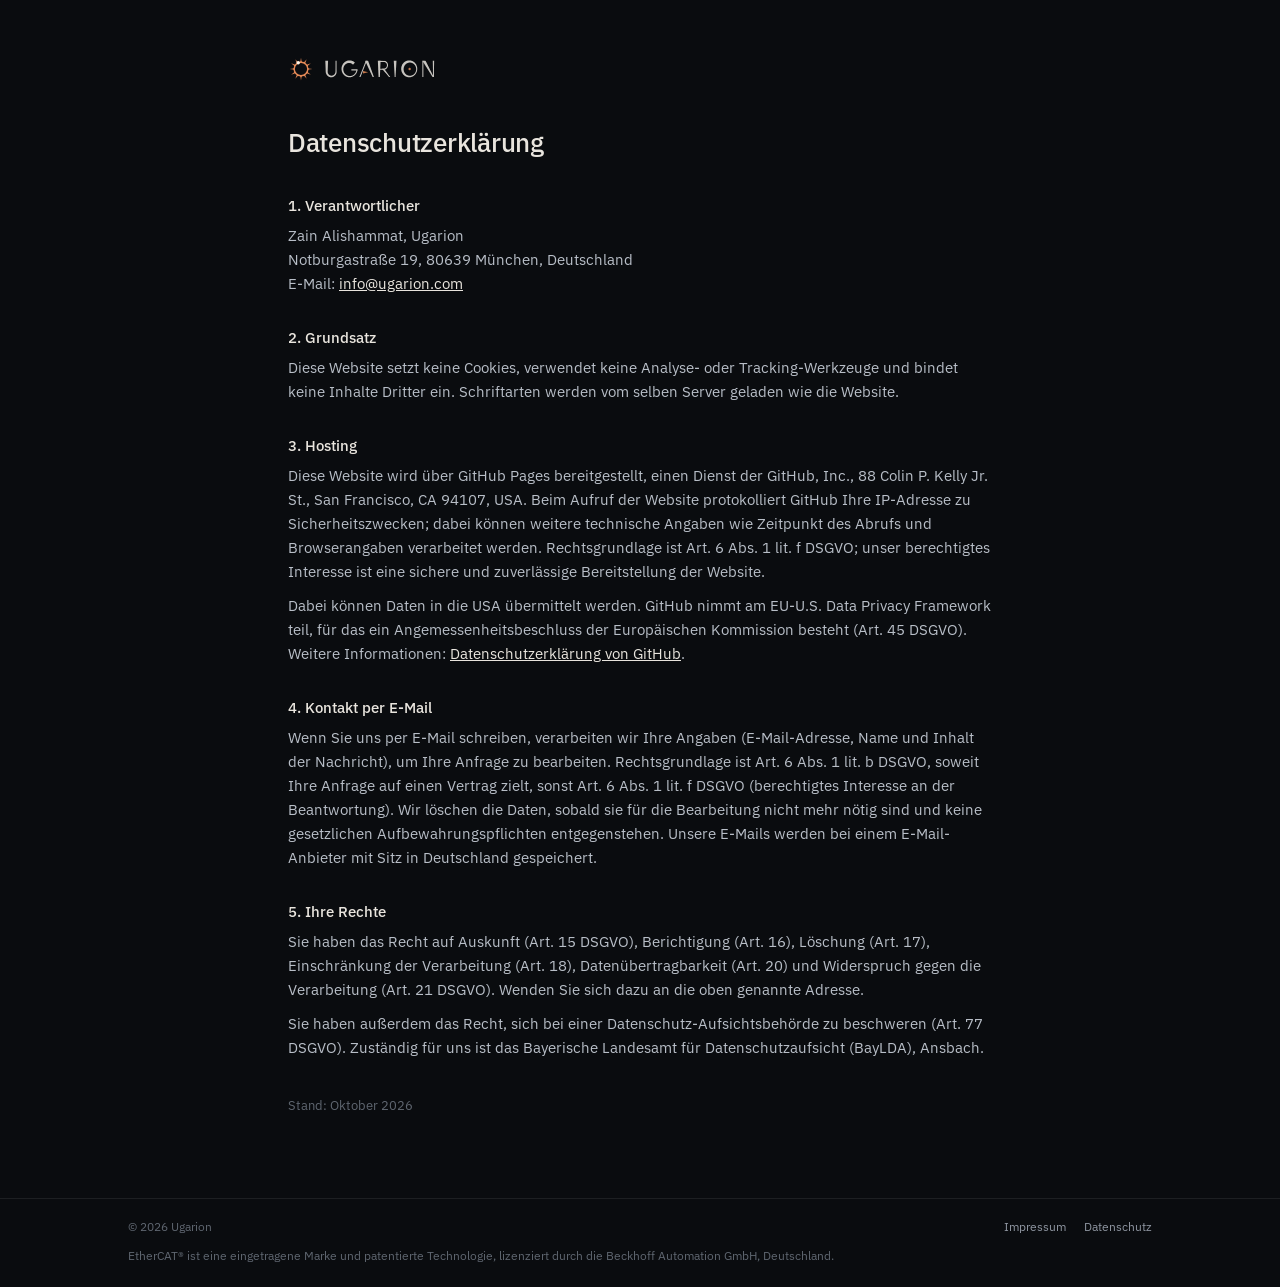
<file: datenschutz.html>
<!doctype html>
<html lang="de">
<head>
<meta charset="utf-8">
<meta name="viewport" content="width=device-width, initial-scale=1">
<title>Datenschutzerklärung – Ugarion</title>
<meta name="robots" content="noindex">
<meta name="theme-color" content="#0a0c0f">
<link rel="icon" href="/favicon.ico" sizes="any">
<link rel="icon" href="/assets/favicon.svg" type="image/svg+xml">
<link rel="icon" href="/assets/favicon-96.png" type="image/png" sizes="96x96">
<link rel="apple-touch-icon" href="/assets/apple-touch-icon.png">
<link rel="stylesheet" href="/assets/style.css">
</head>
<body>
<main class="legal"><div class="inner">
<a class="back" href="/"><img src="/assets/mark.svg" alt=""><img class="wmi" src="/assets/wordmark.svg" alt="Ugarion"></a>
<h1>Datenschutzerklärung</h1>
<h2>1. Verantwortlicher</h2>
<address>Zain Alishammat, Ugarion<br>Notburgastraße 19, 80639 München, Deutschland<br>E-Mail: <a href="mailto:info@ugarion.com">info@ugarion.com</a></address>
<h2>2. Grundsatz</h2>
<p>Diese Website setzt keine Cookies, verwendet keine Analyse- oder Tracking-Werkzeuge und bindet keine Inhalte Dritter ein. Schriftarten werden vom selben Server geladen wie die Website.</p>
<h2>3. Hosting</h2>
<p>Diese Website wird über GitHub Pages bereitgestellt, einen Dienst der GitHub, Inc., 88 Colin P. Kelly Jr. St., San Francisco, CA 94107, USA. Beim Aufruf der Website protokolliert GitHub Ihre IP-Adresse zu Sicherheitszwecken; dabei können weitere technische Angaben wie Zeitpunkt des Abrufs und Browserangaben verarbeitet werden. Rechtsgrundlage ist Art. 6 Abs. 1 lit. f DSGVO; unser berechtigtes Interesse ist eine sichere und zuverlässige Bereitstellung der Website.</p>
<p>Dabei können Daten in die USA übermittelt werden. GitHub nimmt am EU-U.S. Data Privacy Framework teil, für das ein Angemessenheitsbeschluss der Europäischen Kommission besteht (Art. 45 DSGVO). Weitere Informationen: <a href="https://docs.github.com/de/site-policy/privacy-policies/github-general-privacy-statement" rel="noopener">Datenschutzerklärung von GitHub</a>.</p>
<h2>4. Kontakt per E-Mail</h2>
<p>Wenn Sie uns per E-Mail schreiben, verarbeiten wir Ihre Angaben (E-Mail-Adresse, Name und Inhalt der Nachricht), um Ihre Anfrage zu bearbeiten. Rechtsgrundlage ist Art. 6 Abs. 1 lit. b DSGVO, soweit Ihre Anfrage auf einen Vertrag zielt, sonst Art. 6 Abs. 1 lit. f DSGVO (berechtigtes Interesse an der Beantwortung). Wir löschen die Daten, sobald sie für die Bearbeitung nicht mehr nötig sind und keine gesetzlichen Aufbewahrungspflichten entgegenstehen. Unsere E-Mails werden bei einem E-Mail-Anbieter mit Sitz in Deutschland gespeichert.</p>
<h2>5. Ihre Rechte</h2>
<p>Sie haben das Recht auf Auskunft (Art. 15 DSGVO), Berichtigung (Art. 16), Löschung (Art. 17), Einschränkung der Verarbeitung (Art. 18), Datenübertragbarkeit (Art. 20) und Widerspruch gegen die Verarbeitung (Art. 21 DSGVO). Wenden Sie sich dazu an die oben genannte Adresse.</p>
<p>Sie haben außerdem das Recht, sich bei einer Datenschutz-Aufsichtsbehörde zu beschweren (Art. 77 DSGVO). Zuständig für uns ist das Bayerische Landesamt für Datenschutzaufsicht (BayLDA), Ansbach.</p>
<p class="stand">Stand: Oktober 2026</p>
</div></main>
<footer class="foot">
  <div class="row">
    <span>© 2026 Ugarion</span>
    <nav aria-label="Rechtliches"><a href="/impressum.html">Impressum</a><a href="/datenschutz.html">Datenschutz</a></nav>
  </div>
  <p class="tm">EtherCAT® ist eine eingetragene Marke und patentierte Technologie, lizenziert durch die Beckhoff Automation GmbH, Deutschland.</p>
</footer>
</body>
</html>
</file>
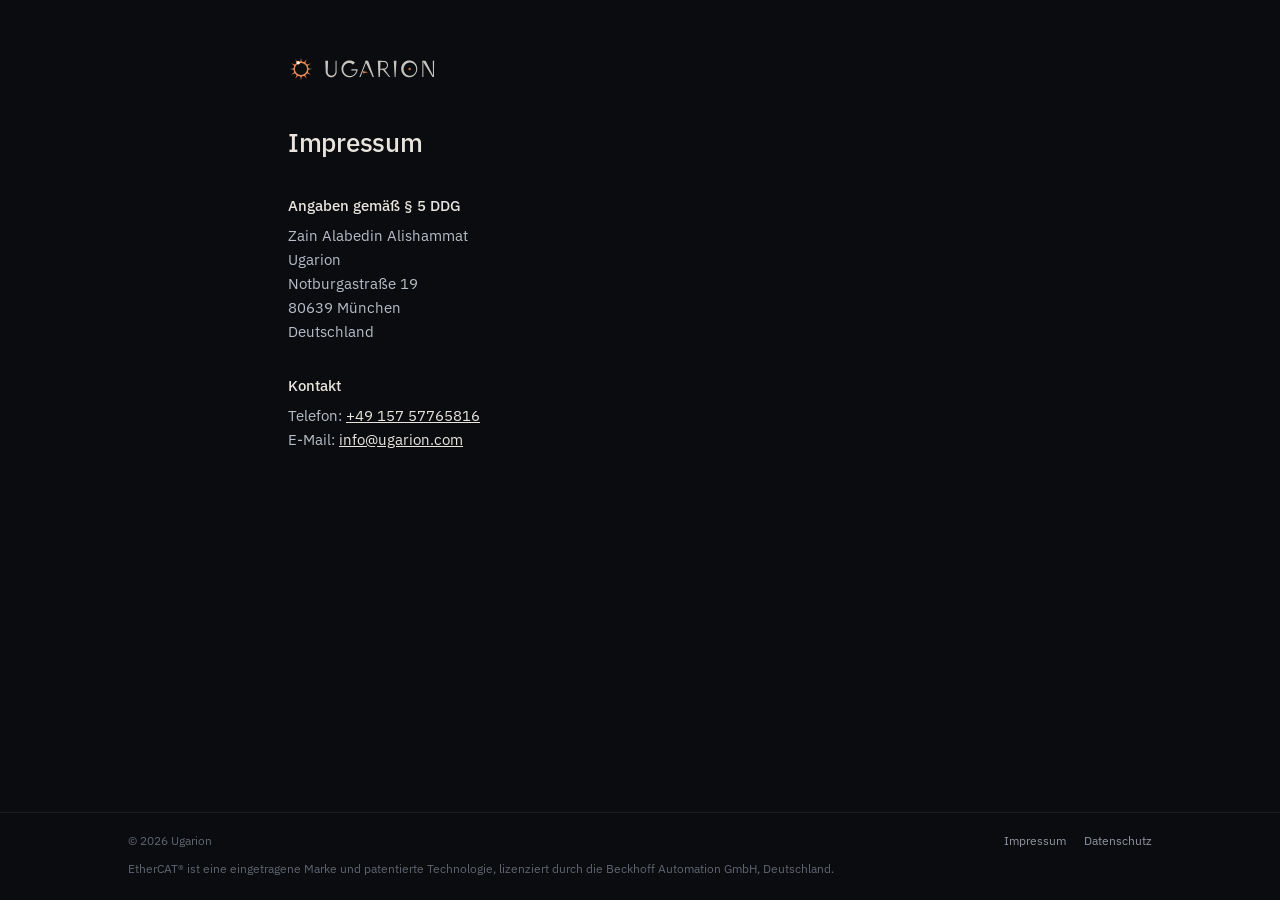
<file: impressum.html>
<!doctype html>
<html lang="de">
<head>
<meta charset="utf-8">
<meta name="viewport" content="width=device-width, initial-scale=1">
<title>Impressum – Ugarion</title>
<meta name="robots" content="noindex">
<meta name="theme-color" content="#0a0c0f">
<link rel="icon" href="/favicon.ico" sizes="any">
<link rel="icon" href="/assets/favicon.svg" type="image/svg+xml">
<link rel="icon" href="/assets/favicon-96.png" type="image/png" sizes="96x96">
<link rel="apple-touch-icon" href="/assets/apple-touch-icon.png">
<link rel="stylesheet" href="/assets/style.css">
</head>
<body>
<main class="legal"><div class="inner">
<a class="back" href="/"><img src="/assets/mark.svg" alt=""><img class="wmi" src="/assets/wordmark.svg" alt="Ugarion"></a>
<h1>Impressum</h1>
<h2>Angaben gemäß § 5 DDG</h2>
<address>Zain Alabedin Alishammat<br>Ugarion<br>Notburgastraße 19<br>80639 München<br>Deutschland</address>
<h2>Kontakt</h2>
<p>Telefon: <a href="tel:+4915757765816">+49 157 57765816</a><br>E-Mail: <a href="mailto:info@ugarion.com">info@ugarion.com</a></p>
</div></main>
<footer class="foot">
  <div class="row">
    <span>© 2026 Ugarion</span>
    <nav aria-label="Rechtliches"><a href="/impressum.html">Impressum</a><a href="/datenschutz.html">Datenschutz</a></nav>
  </div>
  <p class="tm">EtherCAT® ist eine eingetragene Marke und patentierte Technologie, lizenziert durch die Beckhoff Automation GmbH, Deutschland.</p>
</footer>
</body>
</html>
</file>
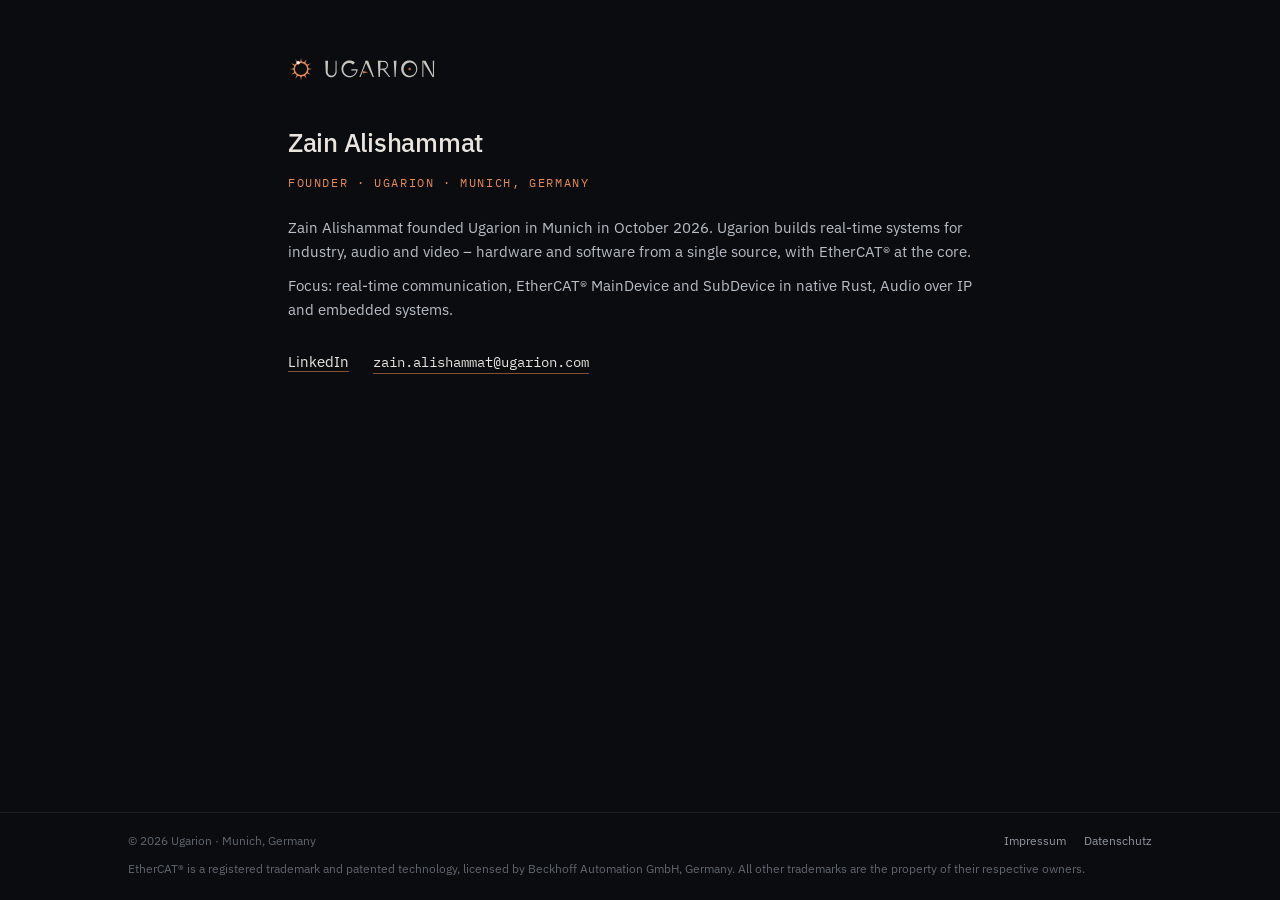
<file: zain-alishammat.html>
<!doctype html>
<html lang="en">
<head>
<meta charset="utf-8">
<meta name="viewport" content="width=device-width, initial-scale=1">
<title>Zain Alishammat – Founder of Ugarion</title>
<meta name="description" content="Zain Alishammat is the founder of Ugarion in Munich: real-time systems for industry, audio and video – EtherCAT®, Audio over IP and embedded systems.">
<meta name="theme-color" content="#0a0c0f">
<meta property="og:type" content="profile">
<meta property="og:url" content="https://ugarion.com/zain-alishammat.html">
<meta property="og:site_name" content="Ugarion">
<meta property="og:title" content="Zain Alishammat – Founder of Ugarion">
<meta property="og:description" content="Founder of Ugarion, Munich. Real-time systems for industry, audio and video.">
<meta property="og:image" content="https://ugarion.com/assets/og.png">
<meta property="og:image:width" content="1200">
<meta property="og:image:height" content="630">
<meta name="twitter:card" content="summary_large_image">
<link rel="icon" href="/favicon.ico" sizes="any">
<link rel="icon" href="/assets/favicon.svg" type="image/svg+xml">
<link rel="icon" href="/assets/favicon-96.png" type="image/png" sizes="96x96">
<link rel="apple-touch-icon" href="/assets/apple-touch-icon.png">
<link rel="stylesheet" href="/assets/style.css">
<link rel="canonical" href="https://ugarion.com/zain-alishammat.html">
<!-- Gründerseite für die Namenssuche: ProfilePage + Person verbindet den Namen mit Ugarion und LinkedIn. -->
<script type="application/ld+json">
{
 "@context": "https://schema.org",
 "@type": "ProfilePage",
 "url": "https://ugarion.com/zain-alishammat.html",
 "mainEntity": {
  "@type": "Person",
  "name": "Zain Alishammat",
  "alternateName": "Zain Alabedin Alishammat",
  "jobTitle": "Founder",
  "url": "https://ugarion.com/zain-alishammat.html",
  "email": "zain.alishammat@ugarion.com",
  "worksFor": {
   "@type": "Organization",
   "name": "Ugarion",
   "url": "https://ugarion.com/"
  },
  "homeLocation": {
   "@type": "Place",
   "name": "Munich, Germany"
  },
  "sameAs": [
   "https://www.linkedin.com/in/zainalishammat/"
  ]
 }
}
</script>
</head>
<body>
<main class="legal"><div class="inner">
<a class="back" href="/"><img src="/assets/mark.svg" alt=""><img class="wmi" src="/assets/wordmark.svg" alt="Ugarion"></a>
<h1>Zain Alishammat</h1>
<p class="role">Founder · Ugarion · Munich, Germany</p>
<p>Zain Alishammat founded Ugarion in Munich in October 2026. Ugarion builds real-time systems for industry, audio and video – hardware and software from a single source, with EtherCAT® at the core.</p>
<p>Focus: real-time communication, EtherCAT® MainDevice and SubDevice in native Rust, Audio over IP and embedded systems.</p>
<ul class="links">
  <li><a href="https://www.linkedin.com/in/zainalishammat/" rel="me">LinkedIn</a></li>
  <li><a class="mail" href="mailto:zain.alishammat@ugarion.com">zain.alishammat@ugarion.com</a></li>
</ul>
</div></main>
<footer class="foot">
  <div class="row">
    <span>© 2026 Ugarion · Munich, Germany</span>
    <nav aria-label="Legal"><a href="/impressum.html" hreflang="de">Impressum</a><a href="/datenschutz.html" hreflang="de">Datenschutz</a></nav>
  </div>
  <p class="tm">EtherCAT® is a registered trademark and patented technology, licensed by Beckhoff Automation GmbH, Germany. All other trademarks are the property of their respective owners.</p>
</footer>
</body>
</html>
</file>
<file: assets/style.css>
/* Ugarion — holding page. Self-hosted fonts, no external requests. */
@font-face { font-family: "Plex Sans"; src: url("fonts/plex-sans-400.woff2") format("woff2"); font-weight: 400; font-display: swap; }
@font-face { font-family: "Plex Sans"; src: url("fonts/plex-sans-500.woff2") format("woff2"); font-weight: 500; font-display: swap; }
@font-face { font-family: "Plex Mono"; src: url("fonts/plex-mono-400.woff2") format("woff2"); font-weight: 400; font-display: swap; }

:root {
  --ink: #0a0c0f;
  --text: #e9e5de;
  --muted: #8f96a1;
  --faint: #5f6670;
  --line: rgba(255, 255, 255, 0.08);
  --clay: #e58a57;
  --sans: "Plex Sans", system-ui, -apple-system, "Segoe UI", Roboto, sans-serif;
  --mono: "Plex Mono", ui-monospace, Menlo, Consolas, monospace;
}
*, *::before, *::after { box-sizing: border-box; }
html { height: 100%; }
body { min-height: 100%; }
body {
  margin: 0; background: var(--ink); color: var(--text);
  font-family: var(--sans); font-size: 15px; line-height: 1.6;
  -webkit-font-smoothing: antialiased; display: flex; flex-direction: column;
}
a { color: inherit; }
:focus-visible { outline: 2px solid var(--clay); outline-offset: 3px; border-radius: 3px; }

.stage {
  position: relative; flex: 1; display: grid; place-items: center; padding: 64px 16px; overflow: hidden;
  background:
    radial-gradient(620px 420px at 50% 42%, rgba(200, 98, 47, 0.13), transparent 70%),
    var(--ink);
}
.stage::before {
  content: ""; position: absolute; inset: 0; pointer-events: none;
  background-image: radial-gradient(rgba(255,255,255,0.06) 1px, transparent 1px);
  background-size: 24px 24px;
  mask-image: radial-gradient(closest-side, #000, transparent);
  -webkit-mask-image: radial-gradient(closest-side, #000, transparent);
}
.card { position: relative; text-align: center; max-width: 30rem; }
.mark { display: block; width: 84px; height: 84px; margin: 0 auto 18px; overflow: visible; }
/* Wortmarke „Keilschrift“ (08_Marke) als Inline-SVG */
.word { margin: 0 0 24px; line-height: 0; }
.word .wm { display: block; width: 200px; height: auto; margin: 0 auto; }
.rule { width: 40px; height: 1px; background: var(--clay); margin: 0 auto 26px; opacity: 0.8; }
.eyebrow { font-family: var(--mono); font-size: 11.5px; letter-spacing: 0.14em; text-transform: uppercase; color: var(--clay); margin: 0 0 14px; }
.tagline { font-size: 19px; font-weight: 400; color: var(--text); margin: 0 0 8px; letter-spacing: -0.005em; }
.sub { color: var(--muted); margin: 0 0 28px; }
.mail { font-family: var(--mono); font-size: 14px; color: var(--text); text-decoration: none; border-bottom: 1px solid rgba(229,138,87,0.55); padding-bottom: 2px; }
.mail:hover { color: var(--clay); }

/* Leistungsfelder der Startseite: Titel + Fachbegriffe in Mono, 2 Spalten, auf dem Handy 1 Spalte */
.card.wide { max-width: 44rem; }
.caps { list-style: none; margin: 8px 0 36px; padding: 0; display: grid; grid-template-columns: 1fr 1fr; text-align: left; border-top: 1px solid var(--line); }
.caps li { padding: 18px 20px 18px 0; border-bottom: 1px solid var(--line); }
.caps li:nth-child(2n) { padding: 18px 0 18px 20px; border-left: 1px solid var(--line); }
.caps h2 { font-size: 15px; font-weight: 500; margin: 0 0 6px; color: var(--text); letter-spacing: 0; display: flex; align-items: baseline; flex-wrap: wrap; gap: 4px 10px; }
.caps p { margin: 0; font-family: var(--mono); font-size: 12px; line-height: 1.6; color: var(--muted); }
.caps .soon, .caps .tag { font-family: var(--mono); font-size: 10.5px; font-weight: 400; letter-spacing: 0.08em; text-transform: uppercase; color: var(--clay); }
/* Sicherheit als durchgehende Zeile unter den vier Leistungsfeldern */
.caps li.wide { grid-column: 1 / -1; padding: 18px 0; border-left: 0; }
.note { margin: 14px 0 0; font-size: 13px; color: var(--muted); }
.note .mail { font-size: 13px; }

/* Hinweis „neue Website kommt“ oben auf der Übergangsseite; Punkt pulsiert dezent */
.launch { display: flex; width: fit-content; align-items: center; gap: 10px; margin: 0 auto 30px; padding: 6px 14px; border: 1px solid rgba(229, 138, 87, 0.35); border-radius: 999px; background: rgba(229, 138, 87, 0.06); font-family: var(--mono); font-size: 11.5px; letter-spacing: 0.12em; text-transform: uppercase; color: var(--clay); }
.launch::before { content: ""; width: 7px; height: 7px; border-radius: 50%; background: var(--clay); animation: launch-pulse 2.4s ease-out infinite; }
@keyframes launch-pulse { 0% { box-shadow: 0 0 0 0 rgba(229, 138, 87, 0.55); } 70%, 100% { box-shadow: 0 0 0 9px rgba(229, 138, 87, 0); } }

/* Taktlinie als Erkennungszeichen: läuft langsam durch, steht bei reduzierter Bewegung still */
.signal { display: block; width: 160px; height: 16px; margin: -8px auto 26px; overflow: visible; }
.signal path { fill: none; stroke: var(--clay); stroke-width: 1.4; vector-effect: non-scaling-stroke; opacity: 0.85; stroke-dasharray: 46 14; animation: signal-flow 3s linear infinite; }
@keyframes signal-flow { to { stroke-dashoffset: -60; } }

/* Messwerte wie eine Instrumentenanzeige */
.proof { list-style: none; margin: 4px auto 30px; padding: 0; display: grid; grid-template-columns: repeat(3, 1fr); max-width: 36rem; }
.proof li { padding: 4px 12px; display: flex; flex-direction: column; align-items: center; gap: 2px; }
.proof li + li { border-left: 1px solid var(--line); }
.proof .n { font-family: var(--mono); font-size: 26px; line-height: 1.15; color: var(--text); letter-spacing: -0.02em; }
.proof .n small { font-size: 0.5em; color: var(--clay); margin-left: 3px; letter-spacing: 0; }
.proof .l { font-size: 12px; color: var(--muted); }

.stack { margin: -18px 0 34px; text-align: left; }
.stack div { display: grid; grid-template-columns: 72px 1fr; gap: 12px; padding: 10px 0; border-bottom: 1px solid var(--line); }
.stack dt { font-family: var(--mono); font-size: 10.5px; letter-spacing: 0.12em; text-transform: uppercase; color: var(--clay); padding-top: 2px; }
.stack dd { margin: 0; font-family: var(--mono); font-size: 12px; line-height: 1.6; color: var(--muted); }

.cta { display: inline-flex; align-items: center; gap: 10px; padding: 12px 22px; border-radius: 6px; background: #b8582a; color: #fff; text-decoration: none; font-size: 15px; font-weight: 500; transition: background-color .2s; }
.cta:hover { background: #a14b22; }
.cta span { transition: transform .2s; }
.cta:hover span { transform: translateX(3px); }

@media (prefers-reduced-motion: reduce) {
  .signal path { animation: none; stroke-dasharray: none; }
  .launch::before { animation: none; }
}
@media (max-width: 560px) {
  .word .wm { width: 176px; }
  .caps { grid-template-columns: 1fr; }
  .caps li, .caps li:nth-child(2n) { padding: 16px 0; border-left: 0; }
  .proof .n { font-size: 21px; }
  .proof li { padding: 4px 6px; }
  .proof .l { font-size: 11px; text-align: center; }
}

.foot { border-top: 1px solid var(--line); padding: 18px 16px 22px; font-size: 12px; color: var(--faint); }
.foot .row { max-width: 64rem; margin: 0 auto; display: flex; flex-wrap: wrap; gap: 8px 20px; justify-content: space-between; }
.foot nav { display: flex; gap: 18px; }
.foot a { color: var(--muted); text-decoration: none; }
.foot a:hover { color: var(--text); }
.foot .tm { max-width: 64rem; margin: 10px auto 0; line-height: 1.5; }

/* Abschnitt „What we do“: Tätigkeit in ganzen Sätzen (Hinweis der ETG-Mitgliederverwaltung, 15.10.2026) */
.about { margin: 0 0 36px; text-align: left; }
.about h2 { font-family: var(--mono); font-size: 11.5px; font-weight: 400; letter-spacing: 0.14em; text-transform: uppercase; color: var(--clay); margin: 0 0 12px; }
.about .lead { margin: 0 0 18px; font-size: 15px; color: var(--text); }
.about ul { list-style: none; margin: 0; padding: 0; border-top: 1px solid var(--line); }
.about li { padding: 14px 0; border-bottom: 1px solid var(--line); }
.about h3 { font-size: 15px; font-weight: 500; margin: 0 0 4px; color: var(--text); display: flex; align-items: baseline; flex-wrap: wrap; gap: 4px 10px; }
.about p { margin: 0; font-size: 13.5px; color: var(--muted); }
.about .soon { font-family: var(--mono); font-size: 10.5px; font-weight: 400; letter-spacing: 0.08em; text-transform: uppercase; color: var(--clay); }

/* legal pages */
.legal { flex: 1; padding: 56px 16px 72px; }
.legal .inner { max-width: 44rem; margin: 0 auto; }
.legal .back { display: inline-flex; align-items: center; gap: 10px; text-decoration: none; color: var(--muted); font-size: 13px; letter-spacing: 0.3em; margin-bottom: 40px; }
.legal .back img { width: 26px; height: 26px; }
.legal .back img.wmi { width: 112px; height: auto; opacity: 0.85; }
.legal h1 { font-size: 26px; font-weight: 500; margin: 0 0 28px; letter-spacing: -0.01em; }
.legal h2 { font-size: 15px; font-weight: 500; margin: 30px 0 6px; color: var(--text); }
.legal p, .legal address { color: #b8bec7; margin: 0 0 10px; font-style: normal; }
.legal a { color: var(--text); }
.legal .stand { margin-top: 36px; color: var(--faint); font-size: 13px; }

/* Gründerseite (zain-alishammat.html): Rolle als Mono-Zeile, Profil-Links nebeneinander */
.legal .role { font-family: var(--mono); font-size: 11.5px; letter-spacing: 0.14em; text-transform: uppercase; color: var(--clay); margin: -18px 0 24px; }
.legal .links { list-style: none; margin: 28px 0 0; padding: 0; display: flex; flex-wrap: wrap; gap: 10px 24px; align-items: baseline; }
.legal .links a { text-decoration: none; border-bottom: 1px solid rgba(229,138,87,0.55); }
.legal .links a:hover { color: var(--clay); }
</file>
